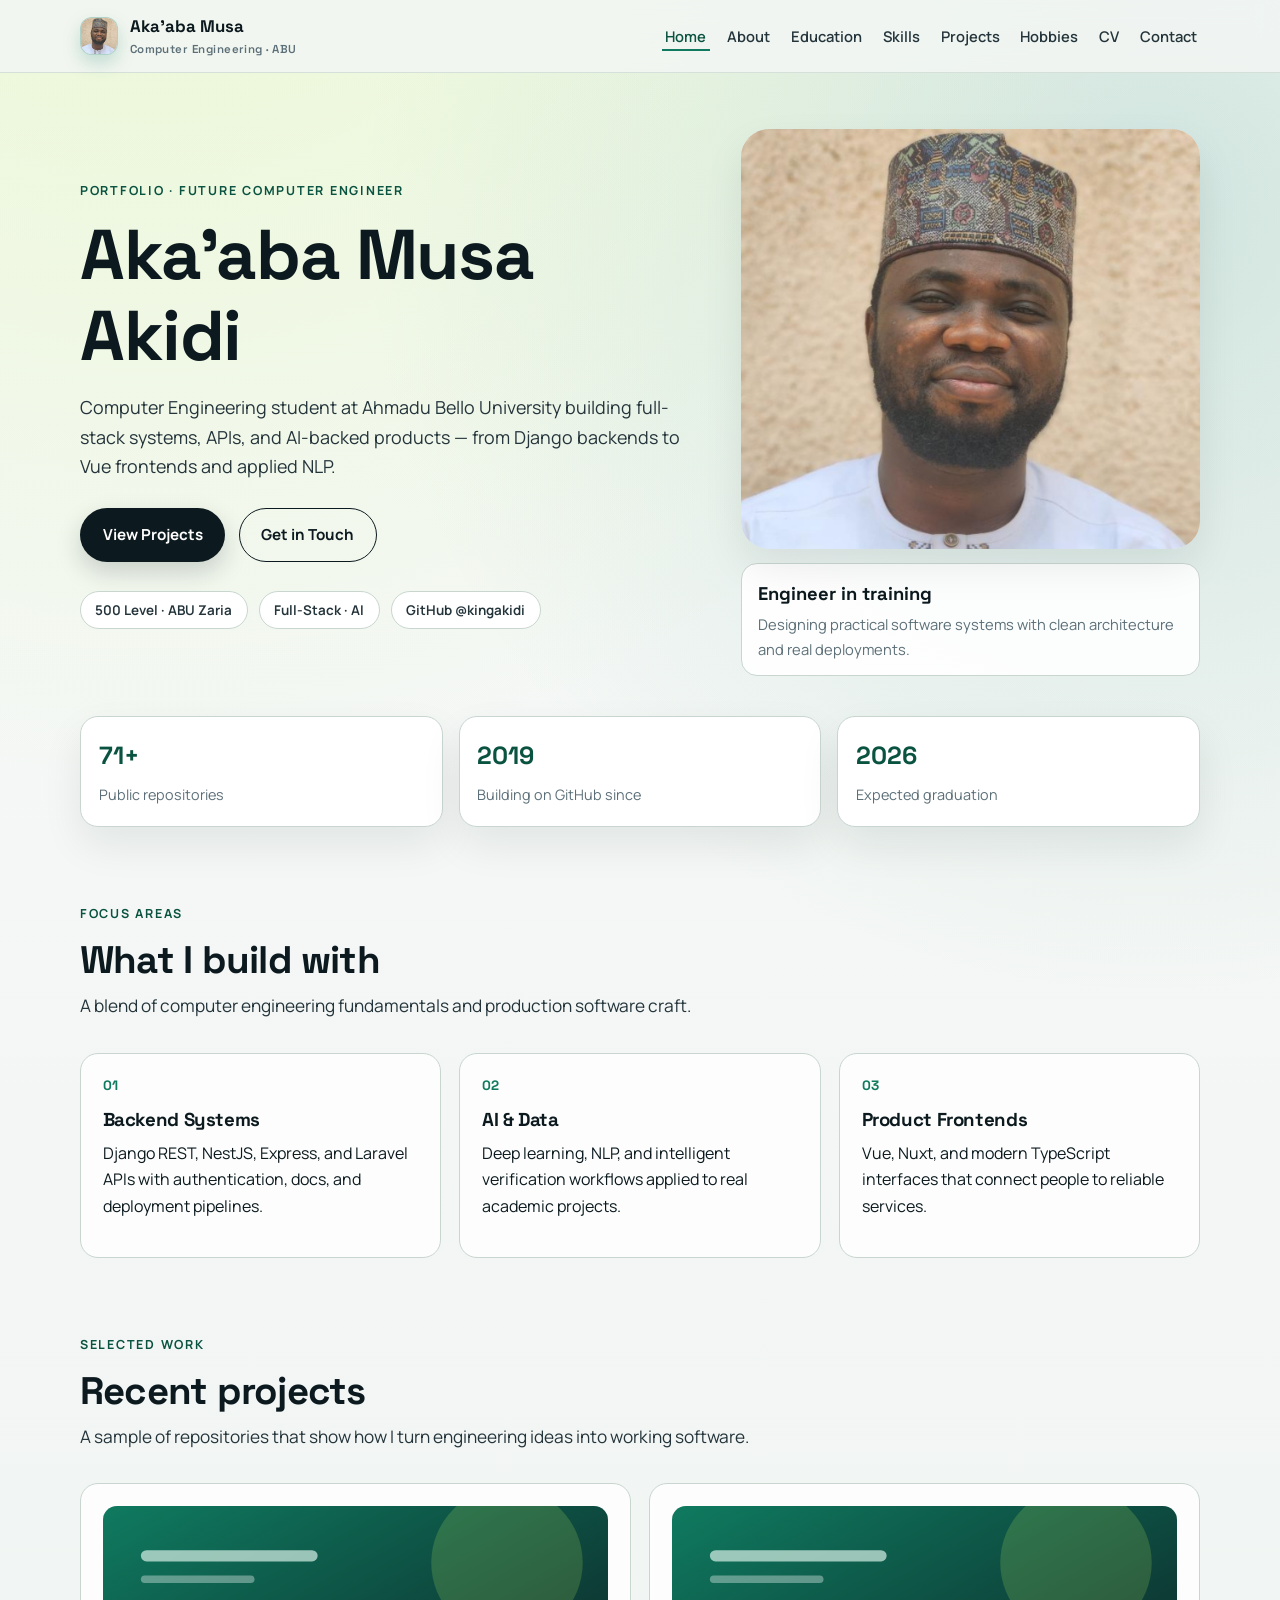
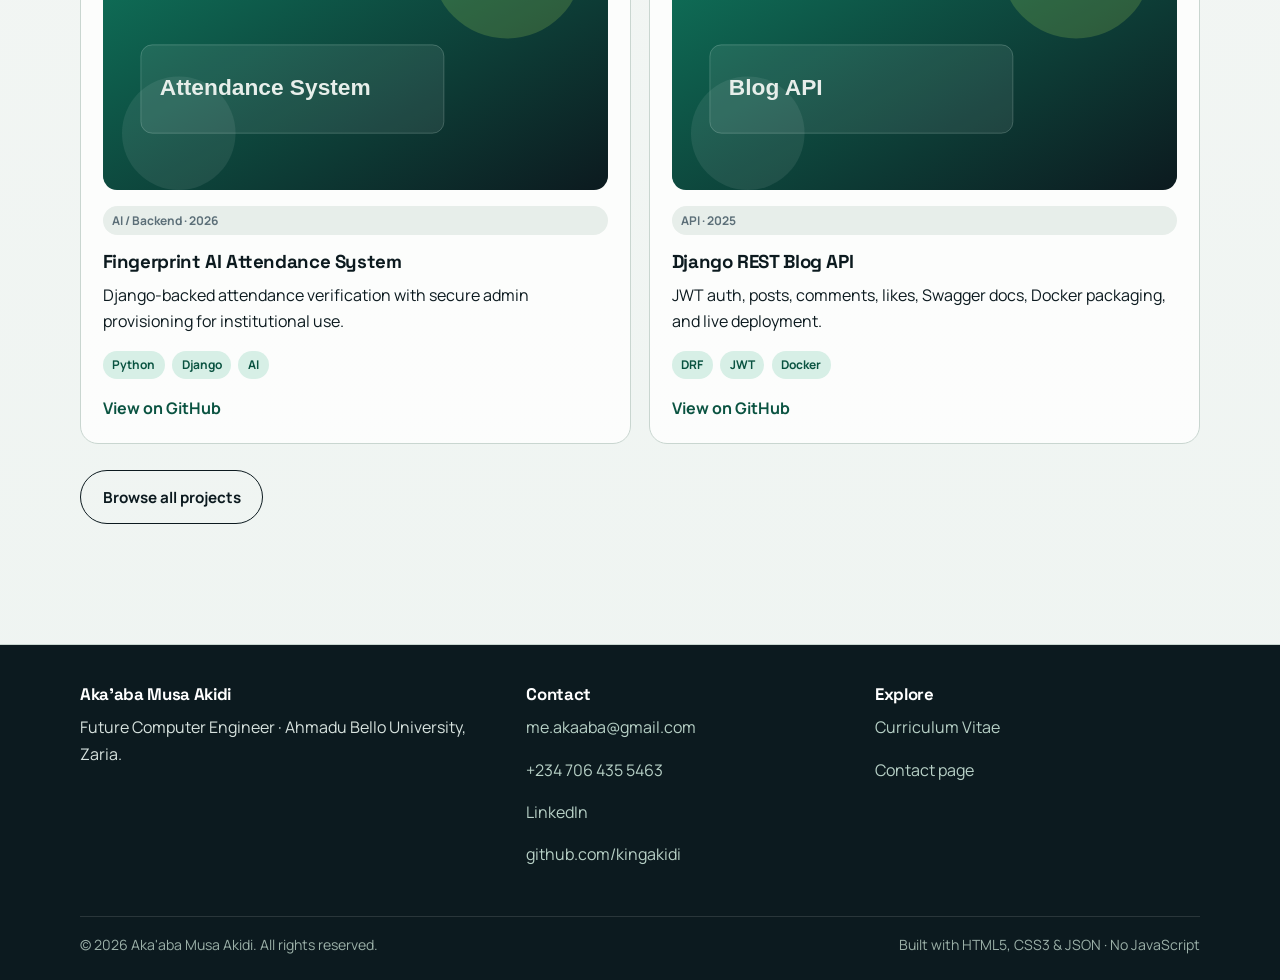
<file: index.html>
<!DOCTYPE html>
<html lang="en">
<head>
  <meta charset="UTF-8">
  <meta name="viewport" content="width=device-width, initial-scale=1.0">
  <meta name="description" content="Personal portfolio of Aka'aba Musa Akidi — Computer Engineering student at Ahmadu Bello University, Zaria.">
  <title>Aka'aba Musa Akidi | Future Computer Engineer</title>
  <link rel="preconnect" href="https://fonts.googleapis.com">
  <link rel="preconnect" href="https://fonts.gstatic.com" crossorigin>
  <link href="https://fonts.googleapis.com/css2?family=Manrope:wght@400;500;600;700;800&family=Space+Grotesk:wght@500;600;700&display=swap" rel="stylesheet">
  <link rel="stylesheet" href="assets/css/styles.css">
  <script type="application/ld+json">
  {
    "@context": "https://schema.org",
    "@type": "Person",
    "name": "Aka'aba Musa Akidi",
    "url": "https://github.com/kingakidi",
    "image": "assets/images/profile.jpg",
    "jobTitle": "Computer Engineering Student",
    "alumniOf": {
      "@type": "CollegeOrUniversity",
      "name": "Ahmadu Bello University"
    },
    "email": "me.akaaba@gmail.com",
    "telephone": "+2347064355463",
    "sameAs": [
      "https://www.linkedin.com/in/akaabamusaakidi",
      "https://github.com/kingakidi"
    ],
    "knowsAbout": ["Computer Engineering", "Web Development", "Artificial Intelligence", "Backend Engineering"]
  }
  </script>
</head>
<body>
  <a class="skip-link" href="#main">Skip to content</a>

  <header class="site-header">
    <div class="container nav-bar">
      <a class="brand" href="index.html" aria-label="Aka'aba Musa Akidi home">
        <img class="brand-mark" src="assets/images/profile.jpg" alt="" width="38" height="38">
        <div>
          Aka'aba Musa
          <span>Computer Engineering · ABU</span>
        </div>
      </a>
      <input class="nav-toggle" type="checkbox" id="nav-toggle" aria-label="Toggle navigation">
      <label class="nav-toggle-label" for="nav-toggle"><span></span></label>
      <nav class="site-nav" aria-label="Primary">
        <ul>
          <li><a href="index.html" aria-current="page">Home</a></li>
          <li><a href="about.html">About</a></li>
          <li><a href="education.html">Education</a></li>
          <li><a href="skills.html">Skills</a></li>
          <li><a href="projects.html">Projects</a></li>
          <li><a href="hobbies.html">Hobbies</a></li>
          <li><a href="cv.html">CV</a></li>
          <li><a href="contact.html">Contact</a></li>
        </ul>
      </nav>
    </div>
  </header>

  <main id="main">
    <section class="hero">
      <div class="container hero-grid">
        <div class="hero-copy">
          <p class="eyebrow">Portfolio · Future Computer Engineer</p>
          <h1>Aka'aba Musa Akidi</h1>
          <p class="lede">
            Computer Engineering student at Ahmadu Bello University building full-stack systems,
            APIs, and AI-backed products — from Django backends to Vue frontends and applied NLP.
          </p>
          <div class="btn-row">
            <a class="btn btn-primary" href="projects.html">View Projects</a>
            <a class="btn btn-secondary" href="contact.html">Get in Touch</a>
          </div>
          <div class="hero-meta">
            <span class="meta-chip">500 Level · ABU Zaria</span>
            <span class="meta-chip">Full-Stack · AI</span>
            <span class="meta-chip">GitHub @kingakidi</span>
          </div>
        </div>
        <aside class="hero-visual" aria-label="Profile highlight">
          <div class="hero-photo-wrap">
            <img class="hero-photo" src="assets/images/profile.jpg" alt="Portrait of Aka'aba Musa Akidi">
          </div>
          <div class="hero-panel">
            <strong>Engineer in training</strong>
            <p>Designing practical software systems with clean architecture and real deployments.</p>
          </div>
        </aside>
      </div>
    </section>

    <section class="container">
      <div class="stat-strip" aria-label="Quick stats">
        <article class="stat">
          <b>71+</b>
          <span>Public repositories</span>
        </article>
        <article class="stat">
          <b>2019</b>
          <span>Building on GitHub since</span>
        </article>
        <article class="stat">
          <b>2026</b>
          <span>Expected graduation</span>
        </article>
      </div>
    </section>

    <section class="section">
      <div class="container">
        <div class="section-head">
          <p class="eyebrow">Focus areas</p>
          <h2>What I build with</h2>
          <p class="lede">A blend of computer engineering fundamentals and production software craft.</p>
        </div>
        <div class="feature-grid">
          <article class="feature-card">
            <p class="feature-index">01</p>
            <h3>Backend Systems</h3>
            <p>Django REST, NestJS, Express, and Laravel APIs with authentication, docs, and deployment pipelines.</p>
          </article>
          <article class="feature-card">
            <p class="feature-index">02</p>
            <h3>AI &amp; Data</h3>
            <p>Deep learning, NLP, and intelligent verification workflows applied to real academic projects.</p>
          </article>
          <article class="feature-card">
            <p class="feature-index">03</p>
            <h3>Product Frontends</h3>
            <p>Vue, Nuxt, and modern TypeScript interfaces that connect people to reliable services.</p>
          </article>
        </div>
      </div>
    </section>

    <section class="section" style="padding-top: 0;">
      <div class="container">
        <div class="section-head">
          <p class="eyebrow">Selected work</p>
          <h2>Recent projects</h2>
          <p class="lede">A sample of repositories that show how I turn engineering ideas into working software.</p>
        </div>
        <div class="project-grid">
          <article class="project-card">
            <figure>
              <img src="assets/images/project-attendance.svg" alt="">
            </figure>
            <p class="tag-muted tag">AI / Backend · 2026</p>
            <h3>Fingerprint AI Attendance System</h3>
            <p>Django-backed attendance verification with secure admin provisioning for institutional use.</p>
            <p class="project-meta">
              <span class="tag">Python</span>
              <span class="tag">Django</span>
              <span class="tag">AI</span>
            </p>
            <a class="project-link" href="https://github.com/kingakidi/500-ai-project-backend" rel="noopener">View on GitHub</a>
          </article>
          <article class="project-card">
            <figure>
              <img src="assets/images/project-blog.svg" alt="">
            </figure>
            <p class="tag-muted tag">API · 2025</p>
            <h3>Django REST Blog API</h3>
            <p>JWT auth, posts, comments, likes, Swagger docs, Docker packaging, and live deployment.</p>
            <p class="project-meta">
              <span class="tag">DRF</span>
              <span class="tag">JWT</span>
              <span class="tag">Docker</span>
            </p>
            <a class="project-link" href="https://github.com/kingakidi/django-rest-blog-api" rel="noopener">View on GitHub</a>
          </article>
        </div>
        <div class="btn-row">
          <a class="btn btn-secondary" href="projects.html">Browse all projects</a>
        </div>
      </div>
    </section>
  </main>

  <footer class="site-footer">
    <div class="container footer-grid">
      <div>
        <h3>Aka'aba Musa Akidi</h3>
        <p>Future Computer Engineer · Ahmadu Bello University, Zaria.</p>
      </div>
      <div>
        <h3>Contact</h3>
        <p><a href="mailto:me.akaaba@gmail.com">me.akaaba@gmail.com</a></p>
        <p><a href="tel:+2347064355463">+234 706 435 5463</a></p>
        <p><a href="https://www.linkedin.com/in/akaabamusaakidi" rel="noopener">LinkedIn</a></p>
        <p><a href="https://github.com/kingakidi" rel="noopener">github.com/kingakidi</a></p>
      </div>
      <div>
        <h3>Explore</h3>
        <p><a href="cv.html">Curriculum Vitae</a></p>
        <p><a href="contact.html">Contact page</a></p>
      </div>
    </div>
    <div class="container footer-bottom">
      <span>&copy; 2026 Aka'aba Musa Akidi. All rights reserved.</span>
      <span>Built with HTML5, CSS3 &amp; JSON · No JavaScript</span>
    </div>
  </footer>
</body>
</html>
</file>
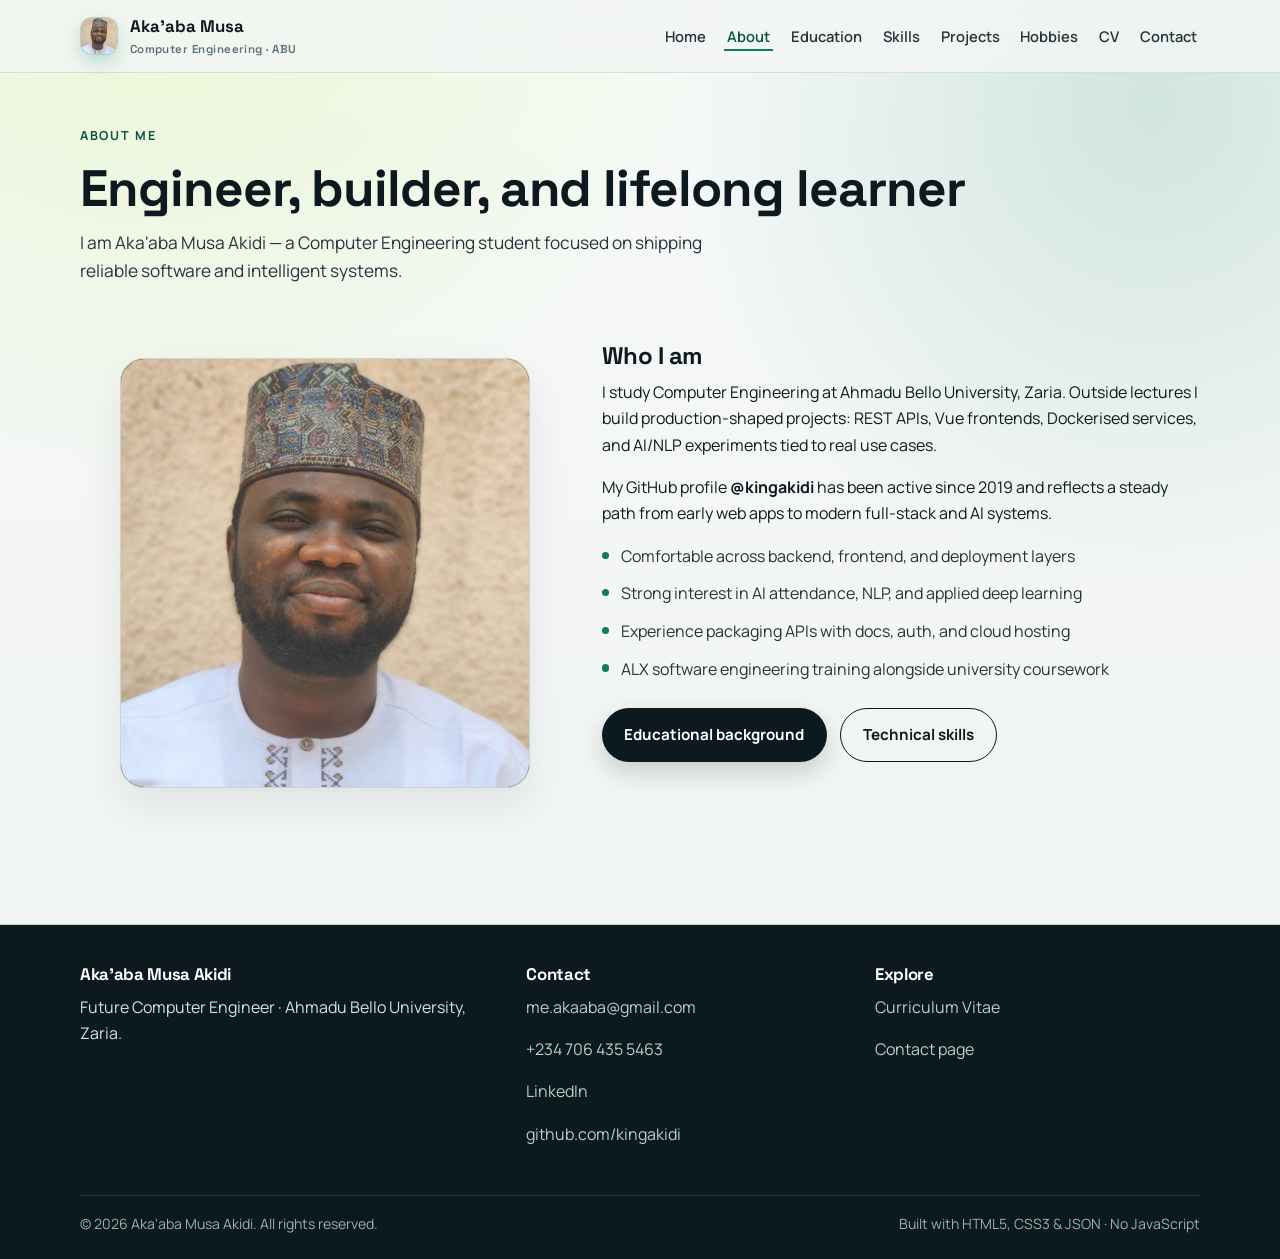
<file: about.html>
<!DOCTYPE html>
<html lang="en">
<head>
  <meta charset="UTF-8">
  <meta name="viewport" content="width=device-width, initial-scale=1.0">
  <meta name="description" content="About Aka'aba Musa Akidi — Computer Engineering student and full-stack builder.">
  <title>About Me | Aka'aba Musa Akidi</title>
  <link rel="preconnect" href="https://fonts.googleapis.com">
  <link rel="preconnect" href="https://fonts.gstatic.com" crossorigin>
  <link href="https://fonts.googleapis.com/css2?family=Manrope:wght@400;500;600;700;800&family=Space+Grotesk:wght@500;600;700&display=swap" rel="stylesheet">
  <link rel="stylesheet" href="assets/css/styles.css">
  <script type="application/ld+json">
  {
    "@context": "https://schema.org",
    "@type": "AboutPage",
    "name": "About Aka'aba Musa Akidi",
    "about": {
      "@type": "Person",
      "name": "Aka'aba Musa Akidi",
      "sameAs": [
        "https://www.linkedin.com/in/akaabamusaakidi",
        "https://github.com/kingakidi"
      ]
    }
  }
  </script>
</head>
<body>
  <a class="skip-link" href="#main">Skip to content</a>
  <header class="site-header">
    <div class="container nav-bar">
      <a class="brand" href="index.html">
        <img class="brand-mark" src="assets/images/profile.jpg" alt="" width="38" height="38">
        <div>Aka'aba Musa<span>Computer Engineering · ABU</span></div>
      </a>
      <input class="nav-toggle" type="checkbox" id="nav-toggle" aria-label="Toggle navigation">
      <label class="nav-toggle-label" for="nav-toggle"><span></span></label>
      <nav class="site-nav" aria-label="Primary">
        <ul>
          <li><a href="index.html">Home</a></li>
          <li><a href="about.html" aria-current="page">About</a></li>
          <li><a href="education.html">Education</a></li>
          <li><a href="skills.html">Skills</a></li>
          <li><a href="projects.html">Projects</a></li>
          <li><a href="hobbies.html">Hobbies</a></li>
          <li><a href="cv.html">CV</a></li>
          <li><a href="contact.html">Contact</a></li>
        </ul>
      </nav>
    </div>
  </header>

  <main id="main">
    <section class="page-hero">
      <div class="container">
        <p class="eyebrow">About Me</p>
        <h1>Engineer, builder, and lifelong learner</h1>
        <p class="lede">I am Aka'aba Musa Akidi — a Computer Engineering student focused on shipping reliable software and intelligent systems.</p>
      </div>
    </section>

    <section class="section" style="padding-top: 1rem;">
      <div class="container about-layout">
        <figure class="portrait">
          <img src="assets/images/profile.jpg" alt="Aka'aba Musa Akidi">
        </figure>
        <article>
          <h2>Who I am</h2>
          <p>
            I study Computer Engineering at Ahmadu Bello University, Zaria. Outside lectures I build production-shaped
            projects: REST APIs, Vue frontends, Dockerised services, and AI/NLP experiments tied to real use cases.
          </p>
          <p>
            My GitHub profile <a href="https://github.com/kingakidi" rel="noopener"><strong>@kingakidi</strong></a>
            has been active since 2019 and reflects a steady path from early web apps to modern full-stack and AI systems.
          </p>
          <ul class="about-points">
            <li>Comfortable across backend, frontend, and deployment layers</li>
            <li>Strong interest in AI attendance, NLP, and applied deep learning</li>
            <li>Experience packaging APIs with docs, auth, and cloud hosting</li>
            <li>ALX software engineering training alongside university coursework</li>
          </ul>
          <div class="btn-row">
            <a class="btn btn-primary" href="education.html">Educational background</a>
            <a class="btn btn-secondary" href="skills.html">Technical skills</a>
          </div>
        </article>
      </div>
    </section>
  </main>

  <footer class="site-footer">
    <div class="container footer-grid">
      <div>
        <h3>Aka'aba Musa Akidi</h3>
        <p>Future Computer Engineer · Ahmadu Bello University, Zaria.</p>
      </div>
      <div>
        <h3>Contact</h3>
        <p><a href="mailto:me.akaaba@gmail.com">me.akaaba@gmail.com</a></p>
        <p><a href="tel:+2347064355463">+234 706 435 5463</a></p>
        <p><a href="https://www.linkedin.com/in/akaabamusaakidi" rel="noopener">LinkedIn</a></p>
        <p><a href="https://github.com/kingakidi" rel="noopener">github.com/kingakidi</a></p>
      </div>
      <div>
        <h3>Explore</h3>
        <p><a href="cv.html">Curriculum Vitae</a></p>
        <p><a href="contact.html">Contact page</a></p>
      </div>
    </div>
    <div class="container footer-bottom">
      <span>&copy; 2026 Aka'aba Musa Akidi. All rights reserved.</span>
      <span>Built with HTML5, CSS3 &amp; JSON · No JavaScript</span>
    </div>
  </footer>
</body>
</html>
</file>
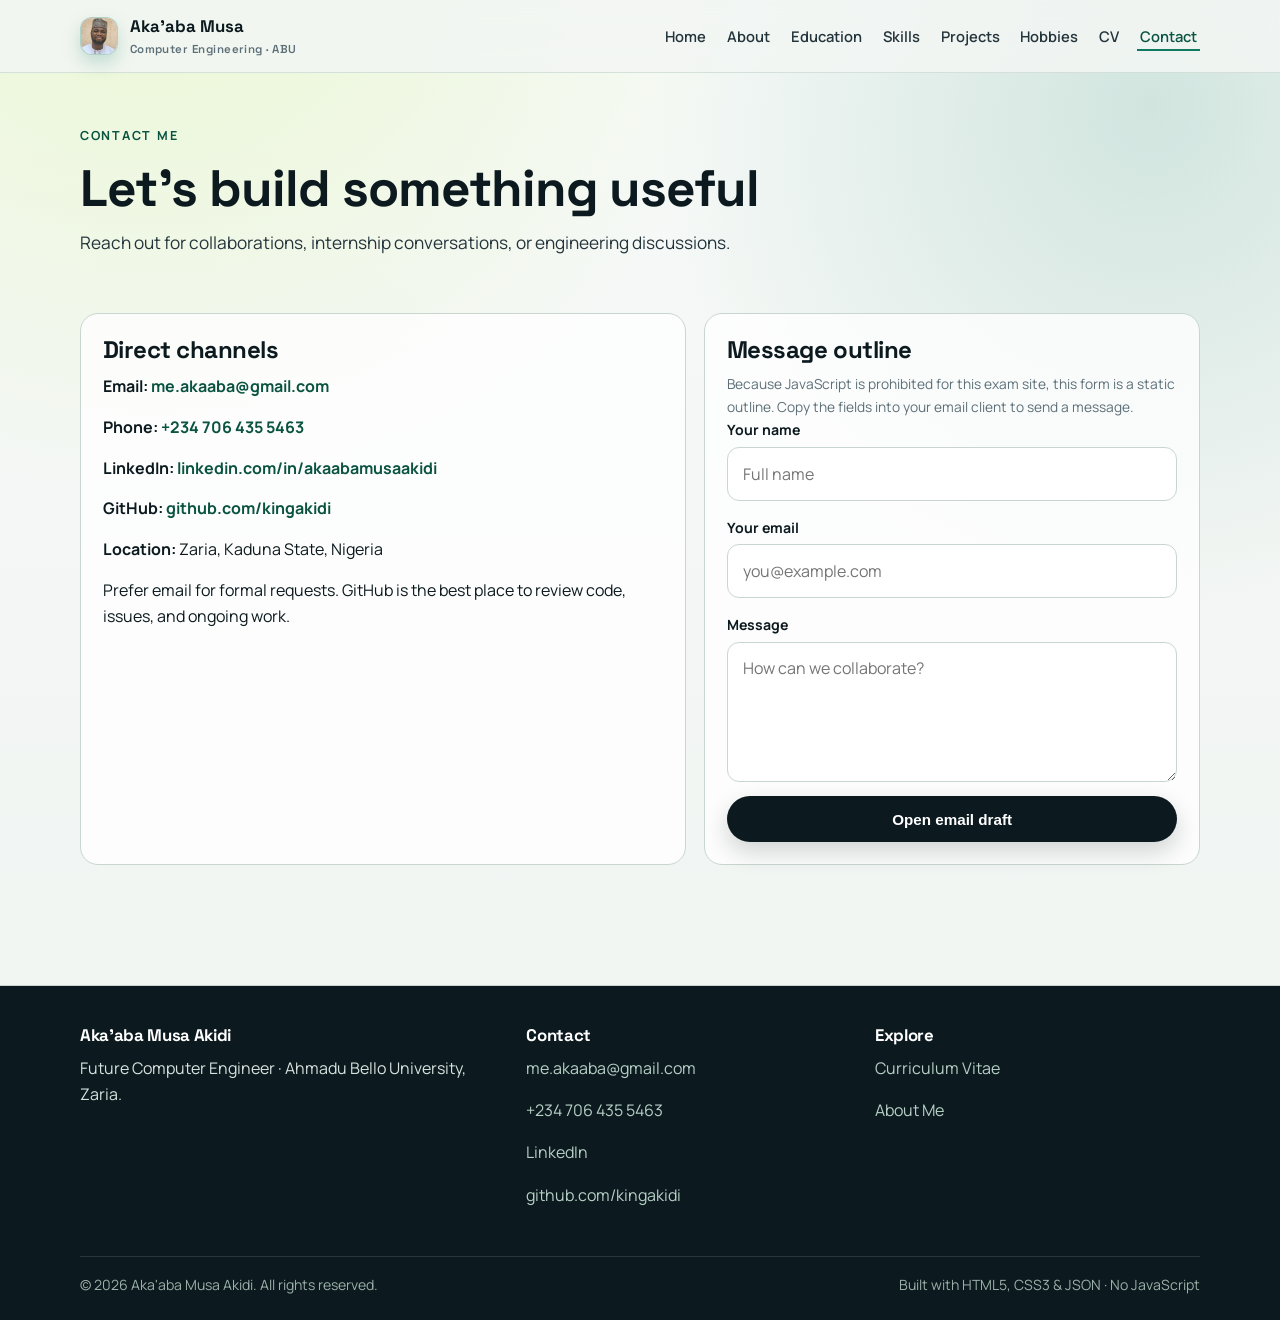
<file: contact.html>
<!DOCTYPE html>
<html lang="en">
<head>
  <meta charset="UTF-8">
  <meta name="viewport" content="width=device-width, initial-scale=1.0">
  <meta name="description" content="Contact Aka'aba Musa Akidi.">
  <title>Contact Me | Aka'aba Musa Akidi</title>
  <link rel="preconnect" href="https://fonts.googleapis.com">
  <link rel="preconnect" href="https://fonts.gstatic.com" crossorigin>
  <link href="https://fonts.googleapis.com/css2?family=Manrope:wght@400;500;600;700;800&family=Space+Grotesk:wght@500;600;700&display=swap" rel="stylesheet">
  <link rel="stylesheet" href="assets/css/styles.css">
  <script type="application/ld+json">
  {
    "@context": "https://schema.org",
    "@type": "ContactPage",
    "name": "Contact Aka'aba Musa Akidi",
    "mainEntity": {
      "@type": "Person",
      "name": "Aka'aba Musa Akidi",
      "email": "me.akaaba@gmail.com",
      "telephone": "+2347064355463",
      "url": "https://github.com/kingakidi",
      "sameAs": [
        "https://www.linkedin.com/in/akaabamusaakidi",
        "https://github.com/kingakidi"
      ]
    }
  }
  </script>
</head>
<body>
  <a class="skip-link" href="#main">Skip to content</a>
  <header class="site-header">
    <div class="container nav-bar">
      <a class="brand" href="index.html">
        <img class="brand-mark" src="assets/images/profile.jpg" alt="" width="38" height="38">
        <div>Aka'aba Musa<span>Computer Engineering · ABU</span></div>
      </a>
      <input class="nav-toggle" type="checkbox" id="nav-toggle" aria-label="Toggle navigation">
      <label class="nav-toggle-label" for="nav-toggle"><span></span></label>
      <nav class="site-nav" aria-label="Primary">
        <ul>
          <li><a href="index.html">Home</a></li>
          <li><a href="about.html">About</a></li>
          <li><a href="education.html">Education</a></li>
          <li><a href="skills.html">Skills</a></li>
          <li><a href="projects.html">Projects</a></li>
          <li><a href="hobbies.html">Hobbies</a></li>
          <li><a href="cv.html">CV</a></li>
          <li><a href="contact.html" aria-current="page">Contact</a></li>
        </ul>
      </nav>
    </div>
  </header>

  <main id="main">
    <section class="page-hero">
      <div class="container">
        <p class="eyebrow">Contact Me</p>
        <h1>Let’s build something useful</h1>
        <p class="lede">Reach out for collaborations, internship conversations, or engineering discussions.</p>
      </div>
    </section>

    <section class="section" style="padding-top: 1rem;">
      <div class="container contact-grid">
        <article class="info-card">
          <h2>Direct channels</h2>
          <ul class="contact-list">
            <li><strong>Email:</strong> <a href="mailto:me.akaaba@gmail.com">me.akaaba@gmail.com</a></li>
            <li><strong>Phone:</strong> <a href="tel:+2347064355463">+234 706 435 5463</a></li>
            <li><strong>LinkedIn:</strong> <a href="https://www.linkedin.com/in/akaabamusaakidi" rel="noopener">linkedin.com/in/akaabamusaakidi</a></li>
            <li><strong>GitHub:</strong> <a href="https://github.com/kingakidi" rel="noopener">github.com/kingakidi</a></li>
            <li><strong>Location:</strong> Zaria, Kaduna State, Nigeria</li>
          </ul>
          <p>
            Prefer email for formal requests. GitHub is the best place to review code, issues, and ongoing work.
          </p>
        </article>

        <article class="info-card">
          <h2>Message outline</h2>
          <p class="form-note">
            Because JavaScript is prohibited for this exam site, this form is a static outline.
            Copy the fields into your email client to send a message.
          </p>
          <form class="form-like" action="mailto:me.akaaba@gmail.com" method="get" enctype="text/plain">
            <div class="field">
              <label for="name">Your name</label>
              <input id="name" name="subject" type="text" placeholder="Full name">
            </div>
            <div class="field">
              <label for="email">Your email</label>
              <input id="email" name="email" type="email" placeholder="you@example.com">
            </div>
            <div class="field">
              <label for="message">Message</label>
              <textarea id="message" name="body" placeholder="How can we collaborate?"></textarea>
            </div>
            <button class="btn btn-primary" type="submit">Open email draft</button>
          </form>
        </article>
      </div>
    </section>
  </main>

  <footer class="site-footer">
    <div class="container footer-grid">
      <div>
        <h3>Aka'aba Musa Akidi</h3>
        <p>Future Computer Engineer · Ahmadu Bello University, Zaria.</p>
      </div>
      <div>
        <h3>Contact</h3>
        <p><a href="mailto:me.akaaba@gmail.com">me.akaaba@gmail.com</a></p>
        <p><a href="tel:+2347064355463">+234 706 435 5463</a></p>
        <p><a href="https://www.linkedin.com/in/akaabamusaakidi" rel="noopener">LinkedIn</a></p>
        <p><a href="https://github.com/kingakidi" rel="noopener">github.com/kingakidi</a></p>
      </div>
      <div>
        <h3>Explore</h3>
        <p><a href="cv.html">Curriculum Vitae</a></p>
        <p><a href="about.html">About Me</a></p>
      </div>
    </div>
    <div class="container footer-bottom">
      <span>&copy; 2026 Aka'aba Musa Akidi. All rights reserved.</span>
      <span>Built with HTML5, CSS3 &amp; JSON · No JavaScript</span>
    </div>
  </footer>
</body>
</html>
</file>
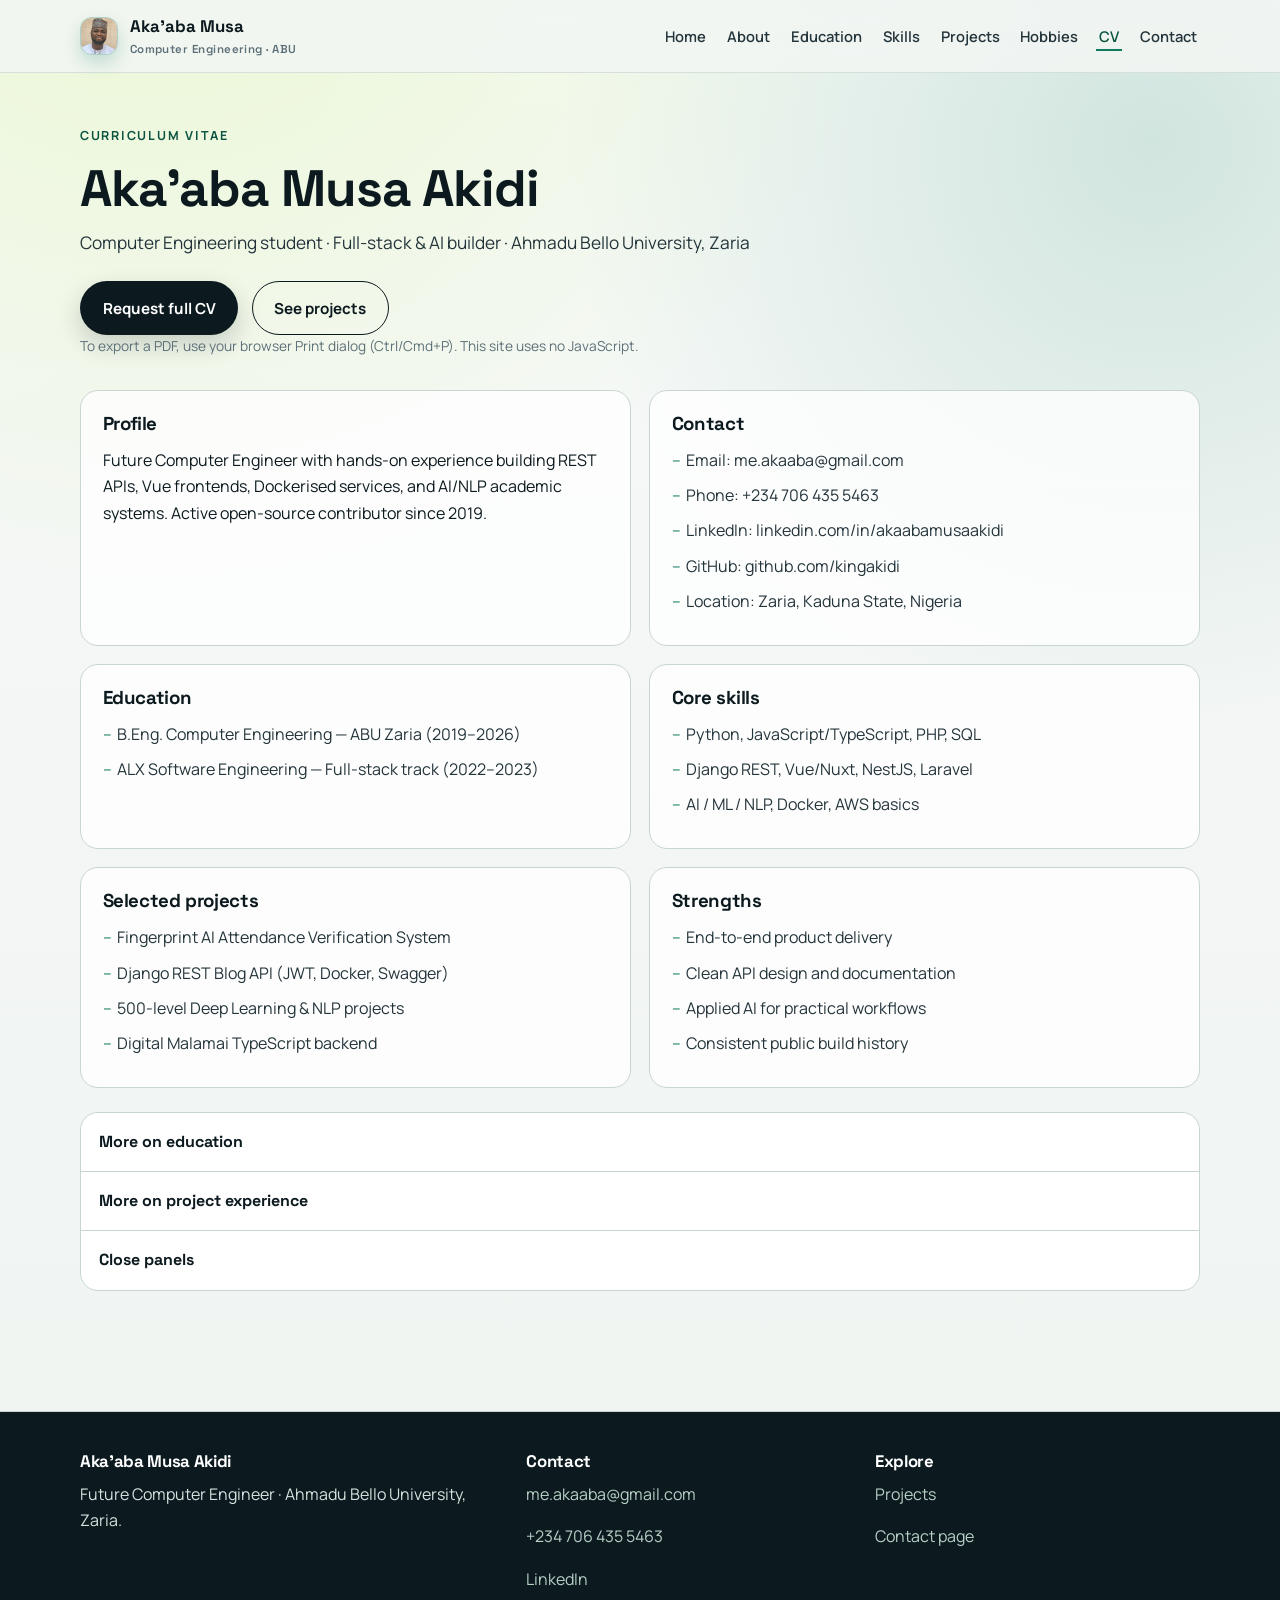
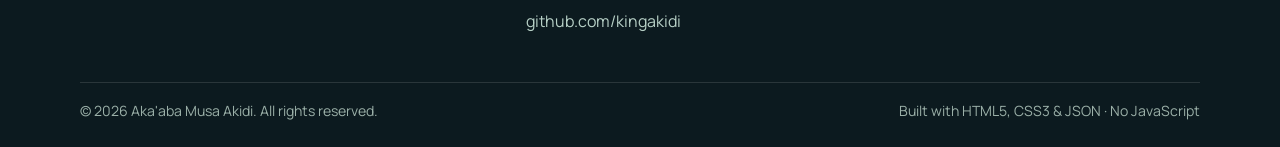
<file: cv.html>
<!DOCTYPE html>
<html lang="en">
<head>
  <meta charset="UTF-8">
  <meta name="viewport" content="width=device-width, initial-scale=1.0">
  <meta name="description" content="Curriculum Vitae of Aka'aba Musa Akidi.">
  <title>Curriculum Vitae | Aka'aba Musa Akidi</title>
  <link rel="preconnect" href="https://fonts.googleapis.com">
  <link rel="preconnect" href="https://fonts.gstatic.com" crossorigin>
  <link href="https://fonts.googleapis.com/css2?family=Manrope:wght@400;500;600;700;800&family=Space+Grotesk:wght@500;600;700&display=swap" rel="stylesheet">
  <link rel="stylesheet" href="assets/css/styles.css">
  <script type="application/ld+json">
  {
    "@context": "https://schema.org",
    "@type": "ProfilePage",
    "mainEntity": {
      "@type": "Person",
      "name": "Aka'aba Musa Akidi",
      "jobTitle": "Computer Engineering Student",
      "url": "https://github.com/kingakidi"
    }
  }
  </script>
</head>
<body>
  <a class="skip-link" href="#main">Skip to content</a>
  <header class="site-header">
    <div class="container nav-bar">
      <a class="brand" href="index.html">
        <img class="brand-mark" src="assets/images/profile.jpg" alt="" width="38" height="38">
        <div>Aka'aba Musa<span>Computer Engineering · ABU</span></div>
      </a>
      <input class="nav-toggle" type="checkbox" id="nav-toggle" aria-label="Toggle navigation">
      <label class="nav-toggle-label" for="nav-toggle"><span></span></label>
      <nav class="site-nav" aria-label="Primary">
        <ul>
          <li><a href="index.html">Home</a></li>
          <li><a href="about.html">About</a></li>
          <li><a href="education.html">Education</a></li>
          <li><a href="skills.html">Skills</a></li>
          <li><a href="projects.html">Projects</a></li>
          <li><a href="hobbies.html">Hobbies</a></li>
          <li><a href="cv.html" aria-current="page">CV</a></li>
          <li><a href="contact.html">Contact</a></li>
        </ul>
      </nav>
    </div>
  </header>

  <main id="main">
    <section class="page-hero">
      <div class="container">
        <p class="eyebrow">Curriculum Vitae</p>
        <h1>Aka'aba Musa Akidi</h1>
        <p class="lede">Computer Engineering student · Full-stack &amp; AI builder · Ahmadu Bello University, Zaria</p>
        <div class="btn-row print-actions">
          <a class="btn btn-primary" href="contact.html">Request full CV</a>
          <a class="btn btn-secondary" href="projects.html">See projects</a>
        </div>
        <p class="form-note">To export a PDF, use your browser Print dialog (Ctrl/Cmd+P). This site uses no JavaScript.</p>
      </div>
    </section>

    <section class="section" style="padding-top: 0.5rem;">
      <div class="container cv-grid">
        <article class="cv-block">
          <h3>Profile</h3>
          <p>
            Future Computer Engineer with hands-on experience building REST APIs, Vue frontends,
            Dockerised services, and AI/NLP academic systems. Active open-source contributor since 2019.
          </p>
        </article>
        <article class="cv-block">
          <h3>Contact</h3>
          <ul>
            <li>Email: me.akaaba@gmail.com</li>
            <li>Phone: +234 706 435 5463</li>
            <li>LinkedIn: linkedin.com/in/akaabamusaakidi</li>
            <li>GitHub: github.com/kingakidi</li>
            <li>Location: Zaria, Kaduna State, Nigeria</li>
          </ul>
        </article>
        <article class="cv-block">
          <h3>Education</h3>
          <ul>
            <li>B.Eng. Computer Engineering — ABU Zaria (2019–2026)</li>
            <li>ALX Software Engineering — Full-stack track (2022–2023)</li>
          </ul>
        </article>
        <article class="cv-block">
          <h3>Core skills</h3>
          <ul>
            <li>Python, JavaScript/TypeScript, PHP, SQL</li>
            <li>Django REST, Vue/Nuxt, NestJS, Laravel</li>
            <li>AI / ML / NLP, Docker, AWS basics</li>
          </ul>
        </article>
        <article class="cv-block">
          <h3>Selected projects</h3>
          <ul>
            <li>Fingerprint AI Attendance Verification System</li>
            <li>Django REST Blog API (JWT, Docker, Swagger)</li>
            <li>500-level Deep Learning &amp; NLP projects</li>
            <li>Digital Malamai TypeScript backend</li>
          </ul>
        </article>
        <article class="cv-block">
          <h3>Strengths</h3>
          <ul>
            <li>End-to-end product delivery</li>
            <li>Clean API design and documentation</li>
            <li>Applied AI for practical workflows</li>
            <li>Consistent public build history</li>
          </ul>
        </article>
      </div>

      <div class="container" style="margin-top: 1.5rem;">
        <div class="accordion" aria-label="CV details">
          <div class="accordion-item" id="cv-more-edu">
            <a href="#cv-more-edu">More on education</a>
            <div class="accordion-panel">
              Coursework spans digital systems, software engineering, networks, and applied AI at 500 level, reinforced by ALX systems and web practice.
            </div>
          </div>
          <div class="accordion-item" id="cv-more-work">
            <a href="#cv-more-work">More on project experience</a>
            <div class="accordion-panel">
              Recent work includes production-shaped APIs with authentication, OpenAPI docs, containerisation, and Vue clients consuming those services.
            </div>
          </div>
          <div class="accordion-item" id="cv-close">
            <a href="#cv-close">Close panels</a>
            <div class="accordion-panel">Panels collapse when this target is selected — pure CSS <code>:target</code> interactivity.</div>
          </div>
        </div>
      </div>
    </section>
  </main>

  <footer class="site-footer">
    <div class="container footer-grid">
      <div>
        <h3>Aka'aba Musa Akidi</h3>
        <p>Future Computer Engineer · Ahmadu Bello University, Zaria.</p>
      </div>
      <div>
        <h3>Contact</h3>
        <p><a href="mailto:me.akaaba@gmail.com">me.akaaba@gmail.com</a></p>
        <p><a href="tel:+2347064355463">+234 706 435 5463</a></p>
        <p><a href="https://www.linkedin.com/in/akaabamusaakidi" rel="noopener">LinkedIn</a></p>
        <p><a href="https://github.com/kingakidi" rel="noopener">github.com/kingakidi</a></p>
      </div>
      <div>
        <h3>Explore</h3>
        <p><a href="projects.html">Projects</a></p>
        <p><a href="contact.html">Contact page</a></p>
      </div>
    </div>
    <div class="container footer-bottom">
      <span>&copy; 2026 Aka'aba Musa Akidi. All rights reserved.</span>
      <span>Built with HTML5, CSS3 &amp; JSON · No JavaScript</span>
    </div>
  </footer>
</body>
</html>
</file>
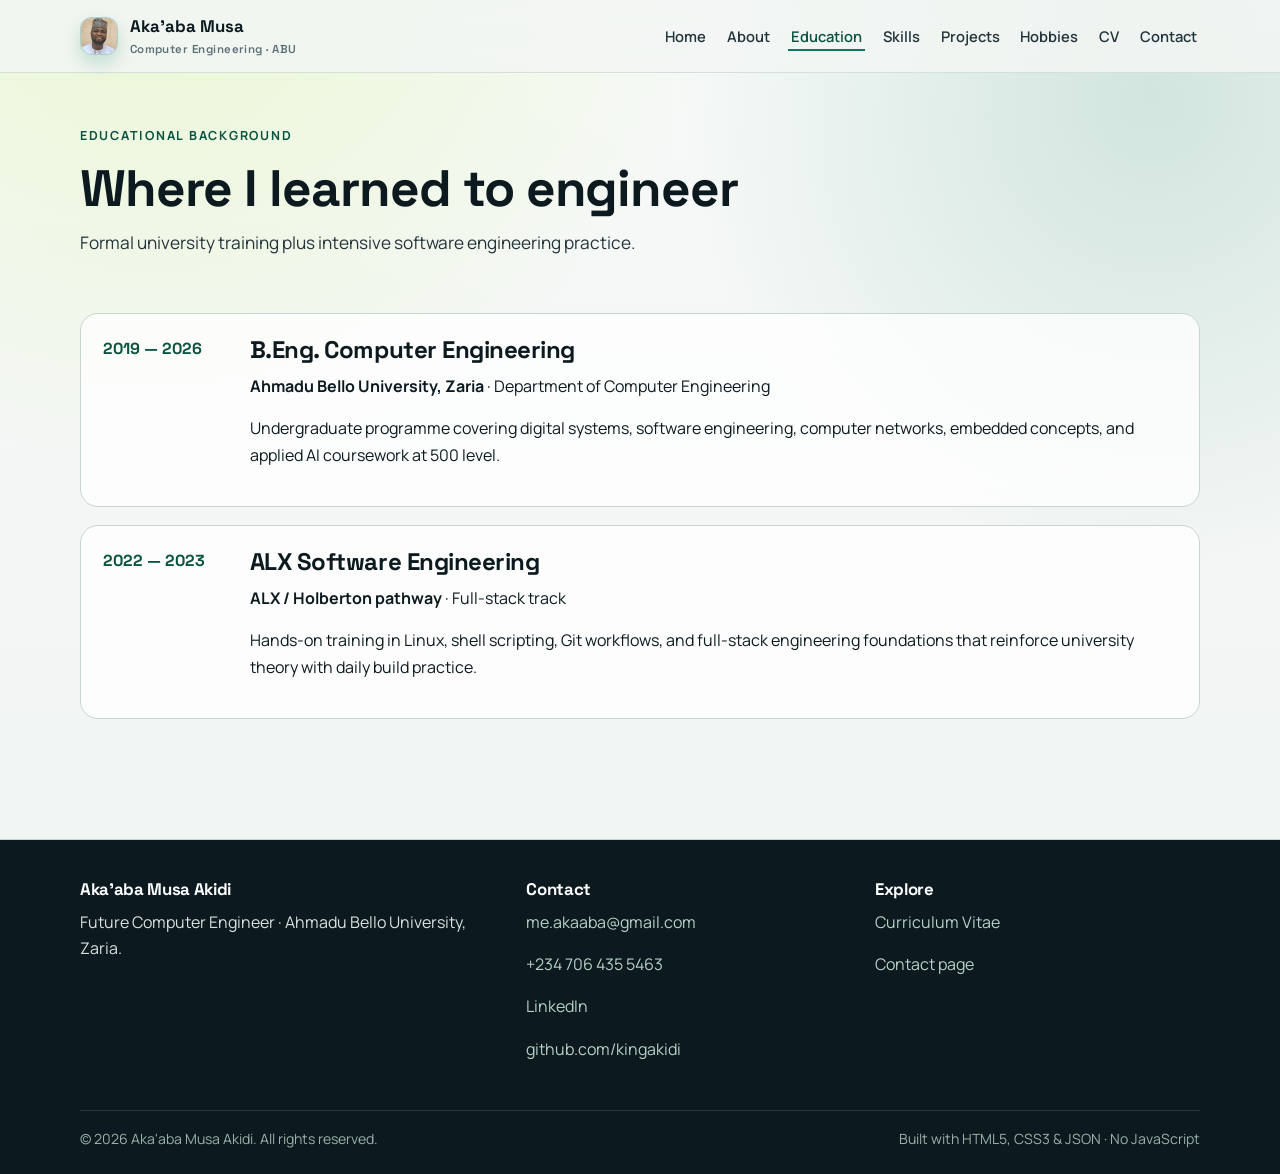
<file: education.html>
<!DOCTYPE html>
<html lang="en">
<head>
  <meta charset="UTF-8">
  <meta name="viewport" content="width=device-width, initial-scale=1.0">
  <meta name="description" content="Educational background of Aka'aba Musa Akidi.">
  <title>Educational Background | Aka'aba Musa Akidi</title>
  <link rel="preconnect" href="https://fonts.googleapis.com">
  <link rel="preconnect" href="https://fonts.gstatic.com" crossorigin>
  <link href="https://fonts.googleapis.com/css2?family=Manrope:wght@400;500;600;700;800&family=Space+Grotesk:wght@500;600;700&display=swap" rel="stylesheet">
  <link rel="stylesheet" href="assets/css/styles.css">
  <script type="application/ld+json">
  {
    "@context": "https://schema.org",
    "@type": "EducationalOccupationalCredential",
    "name": "B.Eng. Computer Engineering",
    "educationalLevel": "Undergraduate",
    "recognizedBy": {
      "@type": "CollegeOrUniversity",
      "name": "Ahmadu Bello University"
    }
  }
  </script>
</head>
<body>
  <a class="skip-link" href="#main">Skip to content</a>
  <header class="site-header">
    <div class="container nav-bar">
      <a class="brand" href="index.html">
        <img class="brand-mark" src="assets/images/profile.jpg" alt="" width="38" height="38">
        <div>Aka'aba Musa<span>Computer Engineering · ABU</span></div>
      </a>
      <input class="nav-toggle" type="checkbox" id="nav-toggle" aria-label="Toggle navigation">
      <label class="nav-toggle-label" for="nav-toggle"><span></span></label>
      <nav class="site-nav" aria-label="Primary">
        <ul>
          <li><a href="index.html">Home</a></li>
          <li><a href="about.html">About</a></li>
          <li><a href="education.html" aria-current="page">Education</a></li>
          <li><a href="skills.html">Skills</a></li>
          <li><a href="projects.html">Projects</a></li>
          <li><a href="hobbies.html">Hobbies</a></li>
          <li><a href="cv.html">CV</a></li>
          <li><a href="contact.html">Contact</a></li>
        </ul>
      </nav>
    </div>
  </header>

  <main id="main">
    <section class="page-hero">
      <div class="container">
        <p class="eyebrow">Educational Background</p>
        <h1>Where I learned to engineer</h1>
        <p class="lede">Formal university training plus intensive software engineering practice.</p>
      </div>
    </section>

    <section class="section" style="padding-top: 1rem;">
      <div class="container edu-list">
        <article class="edu-item">
          <div class="edu-years">2019 — 2026</div>
          <div>
            <h2>B.Eng. Computer Engineering</h2>
            <p><strong>Ahmadu Bello University, Zaria</strong> · Department of Computer Engineering</p>
            <p>
              Undergraduate programme covering digital systems, software engineering, computer networks,
              embedded concepts, and applied AI coursework at 500 level.
            </p>
          </div>
        </article>
        <article class="edu-item">
          <div class="edu-years">2022 — 2023</div>
          <div>
            <h2>ALX Software Engineering</h2>
            <p><strong>ALX / Holberton pathway</strong> · Full-stack track</p>
            <p>
              Hands-on training in Linux, shell scripting, Git workflows, and full-stack engineering foundations
              that reinforce university theory with daily build practice.
            </p>
          </div>
        </article>
      </div>
    </section>
  </main>

  <footer class="site-footer">
    <div class="container footer-grid">
      <div>
        <h3>Aka'aba Musa Akidi</h3>
        <p>Future Computer Engineer · Ahmadu Bello University, Zaria.</p>
      </div>
      <div>
        <h3>Contact</h3>
        <p><a href="mailto:me.akaaba@gmail.com">me.akaaba@gmail.com</a></p>
        <p><a href="tel:+2347064355463">+234 706 435 5463</a></p>
        <p><a href="https://www.linkedin.com/in/akaabamusaakidi" rel="noopener">LinkedIn</a></p>
        <p><a href="https://github.com/kingakidi" rel="noopener">github.com/kingakidi</a></p>
      </div>
      <div>
        <h3>Explore</h3>
        <p><a href="cv.html">Curriculum Vitae</a></p>
        <p><a href="contact.html">Contact page</a></p>
      </div>
    </div>
    <div class="container footer-bottom">
      <span>&copy; 2026 Aka'aba Musa Akidi. All rights reserved.</span>
      <span>Built with HTML5, CSS3 &amp; JSON · No JavaScript</span>
    </div>
  </footer>
</body>
</html>
</file>
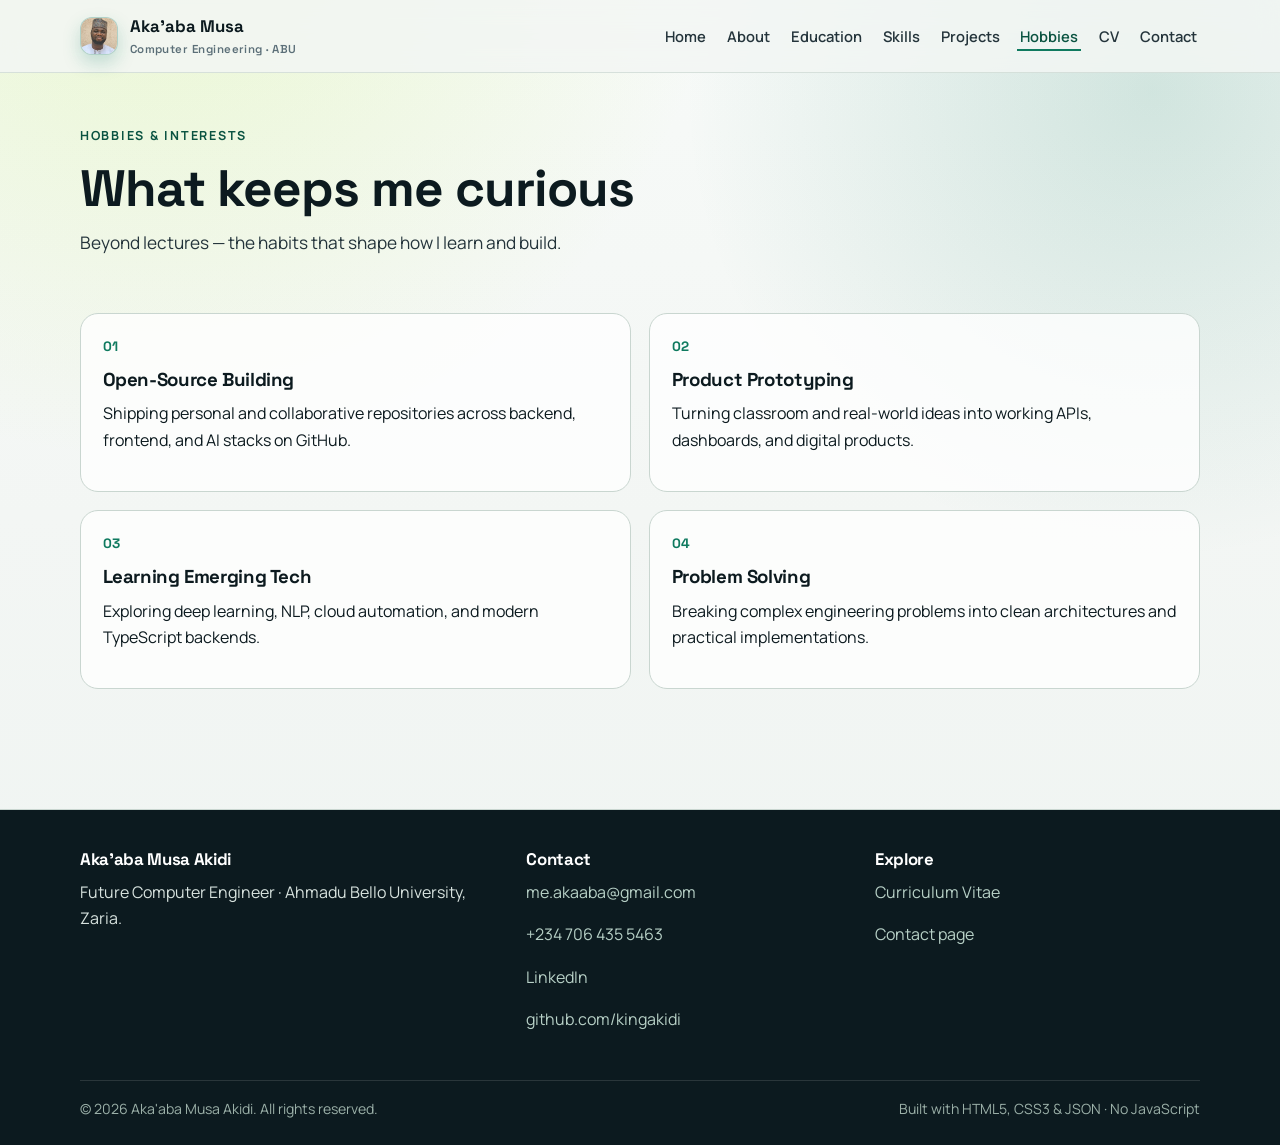
<file: hobbies.html>
<!DOCTYPE html>
<html lang="en">
<head>
  <meta charset="UTF-8">
  <meta name="viewport" content="width=device-width, initial-scale=1.0">
  <meta name="description" content="Hobbies and interests of Aka'aba Musa Akidi.">
  <title>Hobbies &amp; Interests | Aka'aba Musa Akidi</title>
  <link rel="preconnect" href="https://fonts.googleapis.com">
  <link rel="preconnect" href="https://fonts.gstatic.com" crossorigin>
  <link href="https://fonts.googleapis.com/css2?family=Manrope:wght@400;500;600;700;800&family=Space+Grotesk:wght@500;600;700&display=swap" rel="stylesheet">
  <link rel="stylesheet" href="assets/css/styles.css">
  <script type="application/ld+json">
  {
    "@context": "https://schema.org",
    "@type": "WebPage",
    "name": "Hobbies and Interests",
    "author": {"@type": "Person", "name": "Aka'aba Musa Akidi"}
  }
  </script>
</head>
<body>
  <a class="skip-link" href="#main">Skip to content</a>
  <header class="site-header">
    <div class="container nav-bar">
      <a class="brand" href="index.html">
        <img class="brand-mark" src="assets/images/profile.jpg" alt="" width="38" height="38">
        <div>Aka'aba Musa<span>Computer Engineering · ABU</span></div>
      </a>
      <input class="nav-toggle" type="checkbox" id="nav-toggle" aria-label="Toggle navigation">
      <label class="nav-toggle-label" for="nav-toggle"><span></span></label>
      <nav class="site-nav" aria-label="Primary">
        <ul>
          <li><a href="index.html">Home</a></li>
          <li><a href="about.html">About</a></li>
          <li><a href="education.html">Education</a></li>
          <li><a href="skills.html">Skills</a></li>
          <li><a href="projects.html">Projects</a></li>
          <li><a href="hobbies.html" aria-current="page">Hobbies</a></li>
          <li><a href="cv.html">CV</a></li>
          <li><a href="contact.html">Contact</a></li>
        </ul>
      </nav>
    </div>
  </header>

  <main id="main">
    <section class="page-hero">
      <div class="container">
        <p class="eyebrow">Hobbies &amp; Interests</p>
        <h1>What keeps me curious</h1>
        <p class="lede">Beyond lectures — the habits that shape how I learn and build.</p>
      </div>
    </section>

    <section class="section" style="padding-top: 1rem;">
      <div class="container hobby-grid">
        <article class="hobby-card">
          <p class="feature-index">01</p>
          <h3>Open-Source Building</h3>
          <p>Shipping personal and collaborative repositories across backend, frontend, and AI stacks on GitHub.</p>
        </article>
        <article class="hobby-card">
          <p class="feature-index">02</p>
          <h3>Product Prototyping</h3>
          <p>Turning classroom and real-world ideas into working APIs, dashboards, and digital products.</p>
        </article>
        <article class="hobby-card">
          <p class="feature-index">03</p>
          <h3>Learning Emerging Tech</h3>
          <p>Exploring deep learning, NLP, cloud automation, and modern TypeScript backends.</p>
        </article>
        <article class="hobby-card">
          <p class="feature-index">04</p>
          <h3>Problem Solving</h3>
          <p>Breaking complex engineering problems into clean architectures and practical implementations.</p>
        </article>
      </div>
    </section>
  </main>

  <footer class="site-footer">
    <div class="container footer-grid">
      <div>
        <h3>Aka'aba Musa Akidi</h3>
        <p>Future Computer Engineer · Ahmadu Bello University, Zaria.</p>
      </div>
      <div>
        <h3>Contact</h3>
        <p><a href="mailto:me.akaaba@gmail.com">me.akaaba@gmail.com</a></p>
        <p><a href="tel:+2347064355463">+234 706 435 5463</a></p>
        <p><a href="https://www.linkedin.com/in/akaabamusaakidi" rel="noopener">LinkedIn</a></p>
        <p><a href="https://github.com/kingakidi" rel="noopener">github.com/kingakidi</a></p>
      </div>
      <div>
        <h3>Explore</h3>
        <p><a href="cv.html">Curriculum Vitae</a></p>
        <p><a href="contact.html">Contact page</a></p>
      </div>
    </div>
    <div class="container footer-bottom">
      <span>&copy; 2026 Aka'aba Musa Akidi. All rights reserved.</span>
      <span>Built with HTML5, CSS3 &amp; JSON · No JavaScript</span>
    </div>
  </footer>
</body>
</html>
</file>
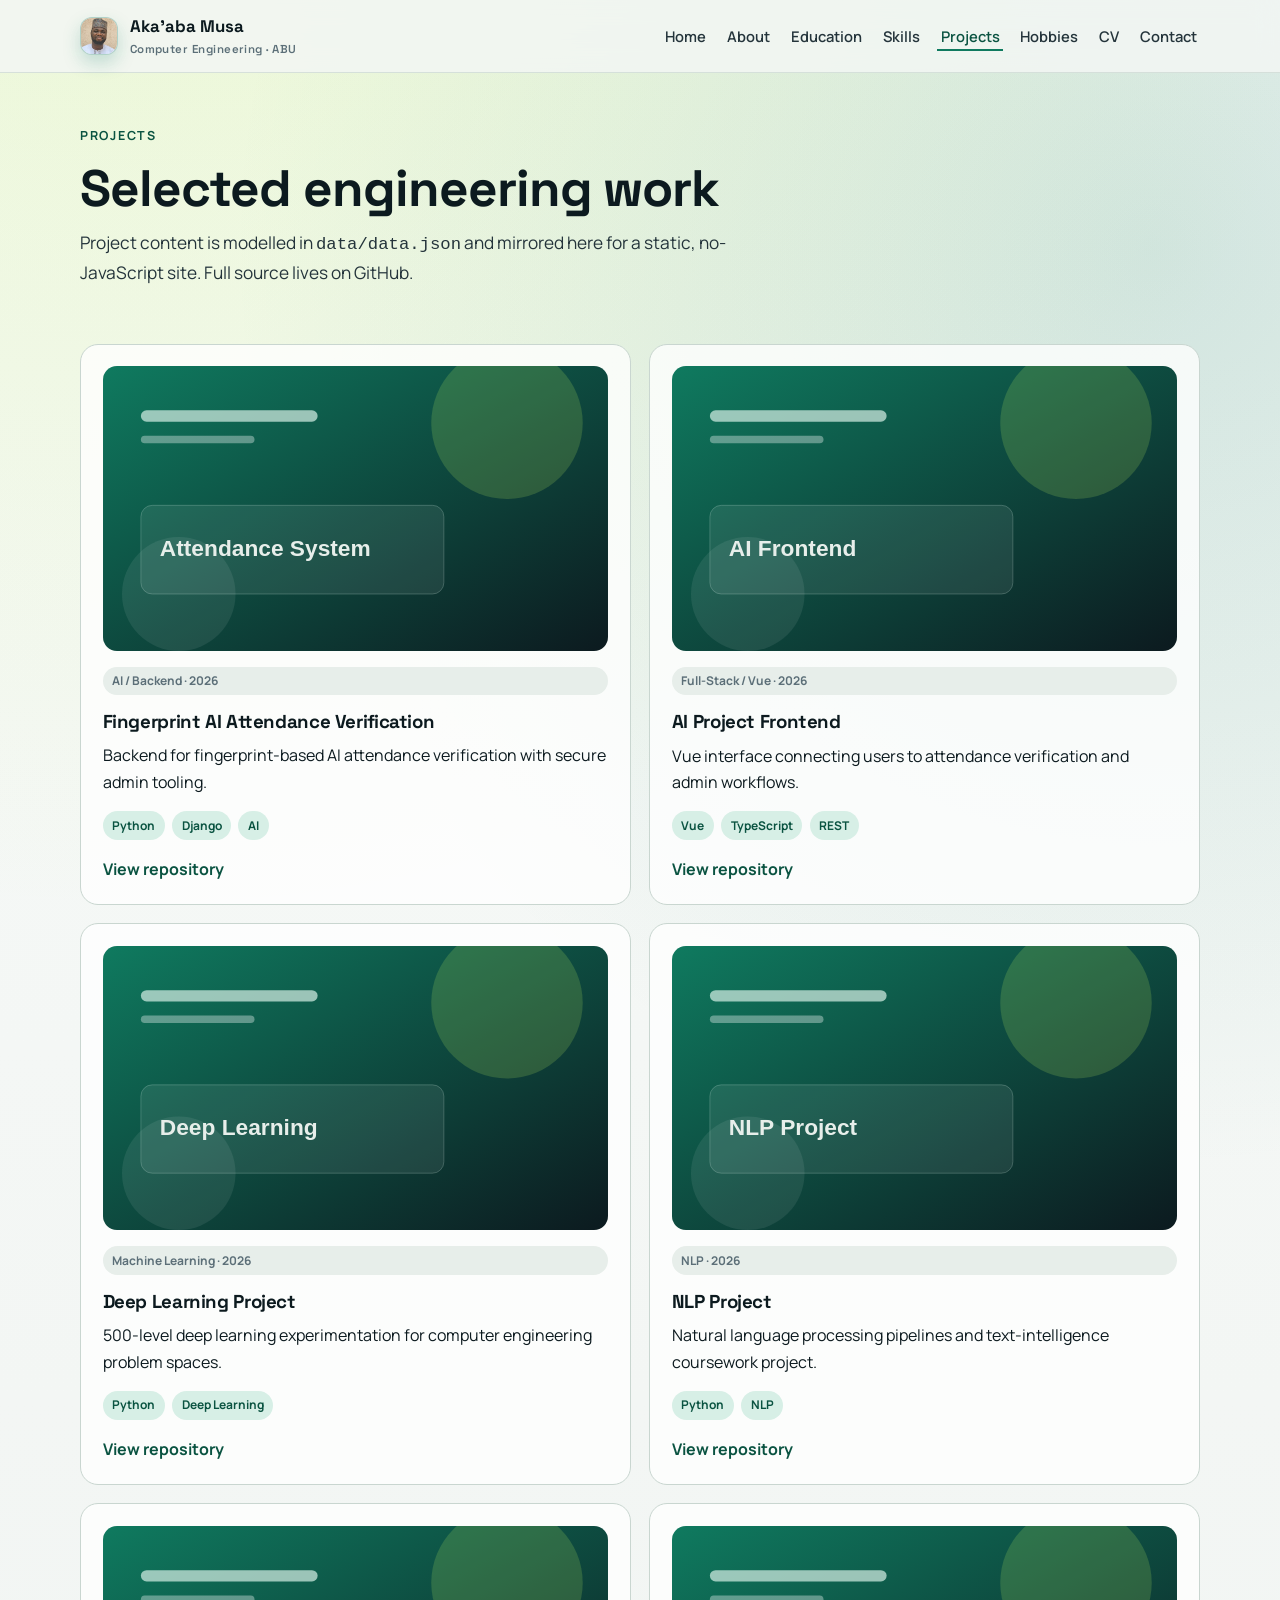
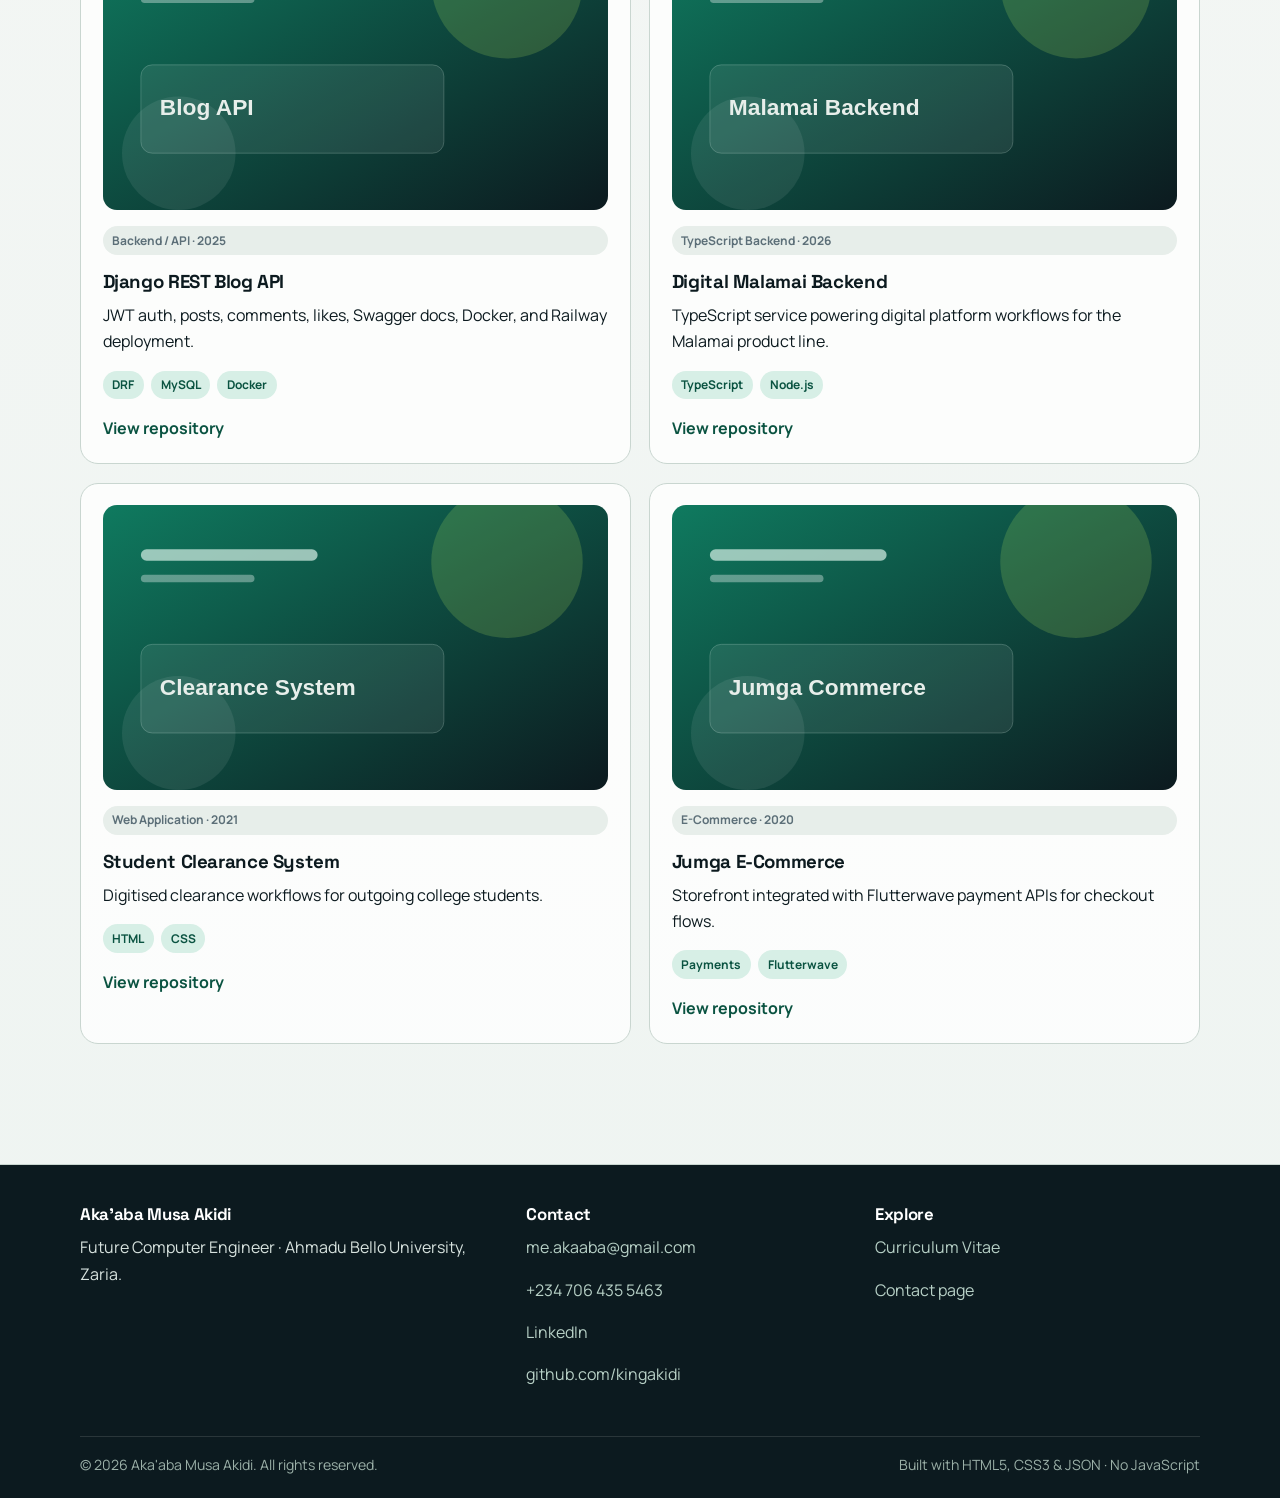
<file: projects.html>
<!DOCTYPE html>
<html lang="en">
<head>
  <meta charset="UTF-8">
  <meta name="viewport" content="width=device-width, initial-scale=1.0">
  <meta name="description" content="Projects by Aka'aba Musa Akidi — APIs, AI systems, and full-stack apps.">
  <title>Projects | Aka'aba Musa Akidi</title>
  <link rel="preconnect" href="https://fonts.googleapis.com">
  <link rel="preconnect" href="https://fonts.gstatic.com" crossorigin>
  <link href="https://fonts.googleapis.com/css2?family=Manrope:wght@400;500;600;700;800&family=Space+Grotesk:wght@500;600;700&display=swap" rel="stylesheet">
  <link rel="stylesheet" href="assets/css/styles.css">
  <script type="application/ld+json">
  {
    "@context": "https://schema.org",
    "@type": "CollectionPage",
    "name": "Projects by Aka'aba Musa Akidi",
    "about": "Software and AI projects",
    "author": {
      "@type": "Person",
      "name": "Aka'aba Musa Akidi",
      "url": "https://github.com/kingakidi"
    }
  }
  </script>
</head>
<body>
  <a class="skip-link" href="#main">Skip to content</a>
  <header class="site-header">
    <div class="container nav-bar">
      <a class="brand" href="index.html">
        <img class="brand-mark" src="assets/images/profile.jpg" alt="" width="38" height="38">
        <div>Aka'aba Musa<span>Computer Engineering · ABU</span></div>
      </a>
      <input class="nav-toggle" type="checkbox" id="nav-toggle" aria-label="Toggle navigation">
      <label class="nav-toggle-label" for="nav-toggle"><span></span></label>
      <nav class="site-nav" aria-label="Primary">
        <ul>
          <li><a href="index.html">Home</a></li>
          <li><a href="about.html">About</a></li>
          <li><a href="education.html">Education</a></li>
          <li><a href="skills.html">Skills</a></li>
          <li><a href="projects.html" aria-current="page">Projects</a></li>
          <li><a href="hobbies.html">Hobbies</a></li>
          <li><a href="cv.html">CV</a></li>
          <li><a href="contact.html">Contact</a></li>
        </ul>
      </nav>
    </div>
  </header>

  <main id="main">
    <section class="page-hero">
      <div class="container">
        <p class="eyebrow">Projects</p>
        <h1>Selected engineering work</h1>
        <p class="lede">
          Project content is modelled in <code>data/data.json</code> and mirrored here for a static, no-JavaScript site.
          Full source lives on <a href="https://github.com/kingakidi" rel="noopener">GitHub</a>.
        </p>
      </div>
    </section>

    <section class="section" style="padding-top: 1rem;">
      <div class="container project-grid">
        <article class="project-card">
          <figure><img src="assets/images/project-attendance.svg" alt=""></figure>
          <p class="tag tag-muted">AI / Backend · 2026</p>
          <h3>Fingerprint AI Attendance Verification</h3>
          <p>Backend for fingerprint-based AI attendance verification with secure admin tooling.</p>
          <p class="project-meta"><span class="tag">Python</span><span class="tag">Django</span><span class="tag">AI</span></p>
          <a class="project-link" href="https://github.com/kingakidi/500-ai-project-backend" rel="noopener">View repository</a>
        </article>

        <article class="project-card">
          <figure><img src="assets/images/project-ai-frontend.svg" alt=""></figure>
          <p class="tag tag-muted">Full-Stack / Vue · 2026</p>
          <h3>AI Project Frontend</h3>
          <p>Vue interface connecting users to attendance verification and admin workflows.</p>
          <p class="project-meta"><span class="tag">Vue</span><span class="tag">TypeScript</span><span class="tag">REST</span></p>
          <a class="project-link" href="https://github.com/kingakidi/500-ai-project-frontend" rel="noopener">View repository</a>
        </article>

        <article class="project-card">
          <figure><img src="assets/images/project-dl.svg" alt=""></figure>
          <p class="tag tag-muted">Machine Learning · 2026</p>
          <h3>Deep Learning Project</h3>
          <p>500-level deep learning experimentation for computer engineering problem spaces.</p>
          <p class="project-meta"><span class="tag">Python</span><span class="tag">Deep Learning</span></p>
          <a class="project-link" href="https://github.com/kingakidi/500-level-deep-learning-project" rel="noopener">View repository</a>
        </article>

        <article class="project-card">
          <figure><img src="assets/images/project-nlp.svg" alt=""></figure>
          <p class="tag tag-muted">NLP · 2026</p>
          <h3>NLP Project</h3>
          <p>Natural language processing pipelines and text-intelligence coursework project.</p>
          <p class="project-meta"><span class="tag">Python</span><span class="tag">NLP</span></p>
          <a class="project-link" href="https://github.com/kingakidi/500-level-nlp-project" rel="noopener">View repository</a>
        </article>

        <article class="project-card">
          <figure><img src="assets/images/project-blog.svg" alt=""></figure>
          <p class="tag tag-muted">Backend / API · 2025</p>
          <h3>Django REST Blog API</h3>
          <p>JWT auth, posts, comments, likes, Swagger docs, Docker, and Railway deployment.</p>
          <p class="project-meta"><span class="tag">DRF</span><span class="tag">MySQL</span><span class="tag">Docker</span></p>
          <a class="project-link" href="https://github.com/kingakidi/django-rest-blog-api" rel="noopener">View repository</a>
        </article>

        <article class="project-card">
          <figure><img src="assets/images/project-malamai.svg" alt=""></figure>
          <p class="tag tag-muted">TypeScript Backend · 2026</p>
          <h3>Digital Malamai Backend</h3>
          <p>TypeScript service powering digital platform workflows for the Malamai product line.</p>
          <p class="project-meta"><span class="tag">TypeScript</span><span class="tag">Node.js</span></p>
          <a class="project-link" href="https://github.com/kingakidi/digital-malamai-backend" rel="noopener">View repository</a>
        </article>

        <article class="project-card">
          <figure><img src="assets/images/project-clearance.svg" alt=""></figure>
          <p class="tag tag-muted">Web Application · 2021</p>
          <h3>Student Clearance System</h3>
          <p>Digitised clearance workflows for outgoing college students.</p>
          <p class="project-meta"><span class="tag">HTML</span><span class="tag">CSS</span></p>
          <a class="project-link" href="https://github.com/kingakidi/student-clearance-system" rel="noopener">View repository</a>
        </article>

        <article class="project-card">
          <figure><img src="assets/images/project-jumga.svg" alt=""></figure>
          <p class="tag tag-muted">E-Commerce · 2020</p>
          <h3>Jumga E-Commerce</h3>
          <p>Storefront integrated with Flutterwave payment APIs for checkout flows.</p>
          <p class="project-meta"><span class="tag">Payments</span><span class="tag">Flutterwave</span></p>
          <a class="project-link" href="https://github.com/kingakidi/jumga" rel="noopener">View repository</a>
        </article>
      </div>
    </section>
  </main>

  <footer class="site-footer">
    <div class="container footer-grid">
      <div>
        <h3>Aka'aba Musa Akidi</h3>
        <p>Future Computer Engineer · Ahmadu Bello University, Zaria.</p>
      </div>
      <div>
        <h3>Contact</h3>
        <p><a href="mailto:me.akaaba@gmail.com">me.akaaba@gmail.com</a></p>
        <p><a href="tel:+2347064355463">+234 706 435 5463</a></p>
        <p><a href="https://www.linkedin.com/in/akaabamusaakidi" rel="noopener">LinkedIn</a></p>
        <p><a href="https://github.com/kingakidi" rel="noopener">github.com/kingakidi</a></p>
      </div>
      <div>
        <h3>Explore</h3>
        <p><a href="cv.html">Curriculum Vitae</a></p>
        <p><a href="contact.html">Contact page</a></p>
      </div>
    </div>
    <div class="container footer-bottom">
      <span>&copy; 2026 Aka'aba Musa Akidi. All rights reserved.</span>
      <span>Built with HTML5, CSS3 &amp; JSON · No JavaScript</span>
    </div>
  </footer>
</body>
</html>
</file>
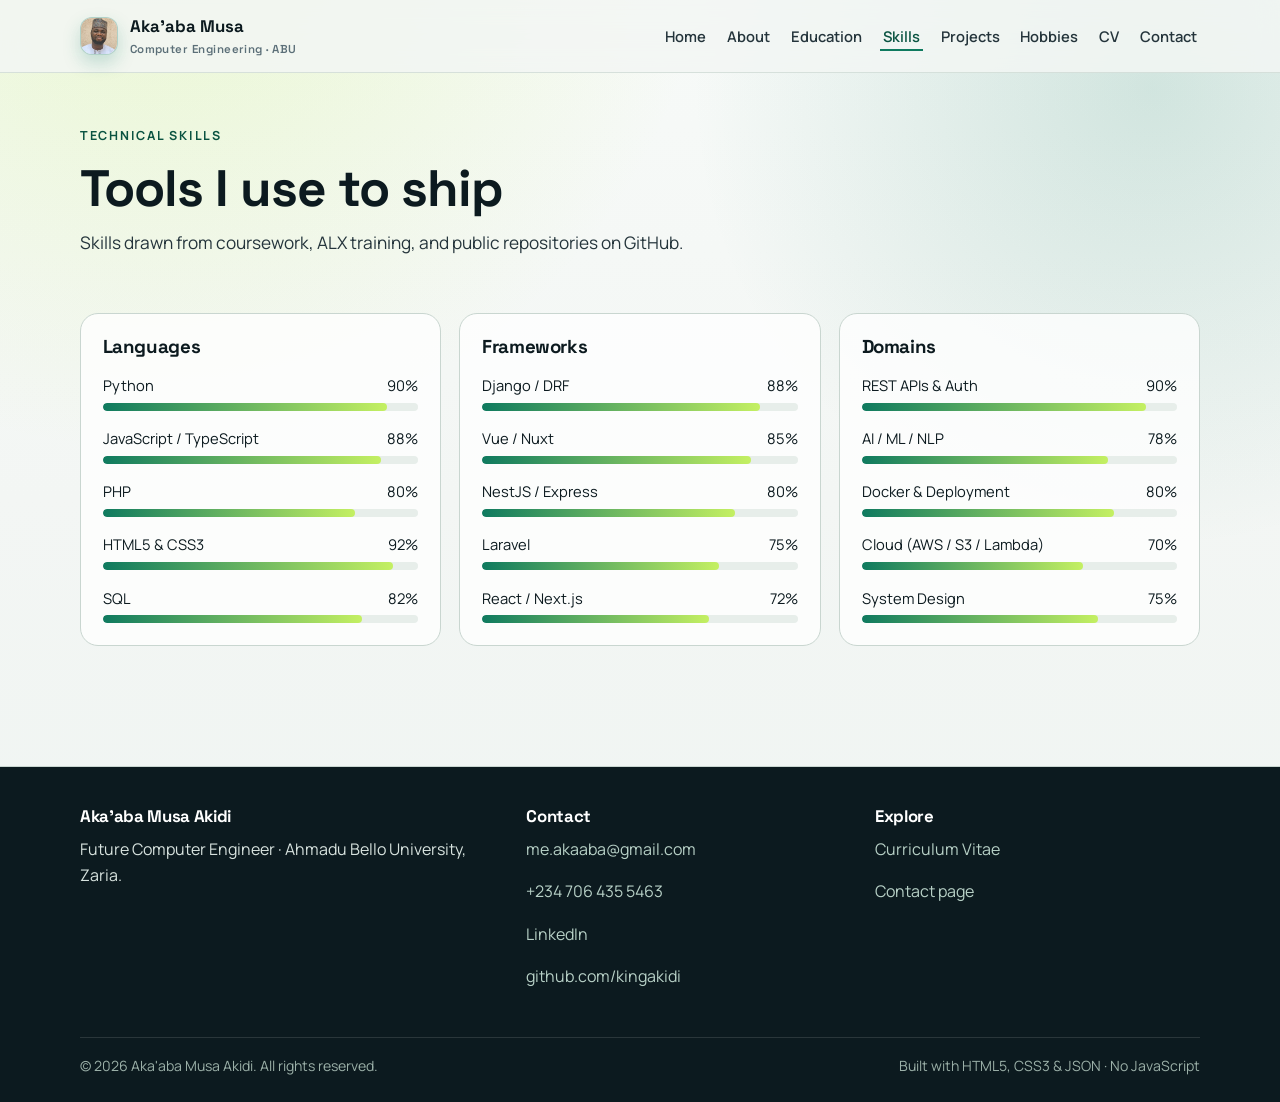
<file: skills.html>
<!DOCTYPE html>
<html lang="en">
<head>
  <meta charset="UTF-8">
  <meta name="viewport" content="width=device-width, initial-scale=1.0">
  <meta name="description" content="Technical skills of Aka'aba Musa Akidi.">
  <title>Technical Skills | Aka'aba Musa Akidi</title>
  <link rel="preconnect" href="https://fonts.googleapis.com">
  <link rel="preconnect" href="https://fonts.gstatic.com" crossorigin>
  <link href="https://fonts.googleapis.com/css2?family=Manrope:wght@400;500;600;700;800&family=Space+Grotesk:wght@500;600;700&display=swap" rel="stylesheet">
  <link rel="stylesheet" href="assets/css/styles.css">
  <script type="application/ld+json">
  {
    "@context": "https://schema.org",
    "@type": "ItemList",
    "name": "Technical Skills",
    "itemListElement": [
      {"@type": "ListItem", "position": 1, "name": "Python"},
      {"@type": "ListItem", "position": 2, "name": "Django REST Framework"},
      {"@type": "ListItem", "position": 3, "name": "Vue / Nuxt"},
      {"@type": "ListItem", "position": 4, "name": "TypeScript / NestJS"},
      {"@type": "ListItem", "position": 5, "name": "AI / NLP / Deep Learning"}
    ]
  }
  </script>
</head>
<body>
  <a class="skip-link" href="#main">Skip to content</a>
  <header class="site-header">
    <div class="container nav-bar">
      <a class="brand" href="index.html">
        <img class="brand-mark" src="assets/images/profile.jpg" alt="" width="38" height="38">
        <div>Aka'aba Musa<span>Computer Engineering · ABU</span></div>
      </a>
      <input class="nav-toggle" type="checkbox" id="nav-toggle" aria-label="Toggle navigation">
      <label class="nav-toggle-label" for="nav-toggle"><span></span></label>
      <nav class="site-nav" aria-label="Primary">
        <ul>
          <li><a href="index.html">Home</a></li>
          <li><a href="about.html">About</a></li>
          <li><a href="education.html">Education</a></li>
          <li><a href="skills.html" aria-current="page">Skills</a></li>
          <li><a href="projects.html">Projects</a></li>
          <li><a href="hobbies.html">Hobbies</a></li>
          <li><a href="cv.html">CV</a></li>
          <li><a href="contact.html">Contact</a></li>
        </ul>
      </nav>
    </div>
  </header>

  <main id="main">
    <section class="page-hero">
      <div class="container">
        <p class="eyebrow">Technical Skills</p>
        <h1>Tools I use to ship</h1>
        <p class="lede">Skills drawn from coursework, ALX training, and public repositories on GitHub.</p>
      </div>
    </section>

    <section class="section" style="padding-top: 1rem;">
      <div class="container skill-grid">
        <article class="skill-card">
          <h3>Languages</h3>
          <div class="skill-row">
            <div class="skill-top"><span>Python</span><span>90%</span></div>
            <div class="bar" aria-hidden="true"><span style="width:90%"></span></div>
          </div>
          <div class="skill-row">
            <div class="skill-top"><span>JavaScript / TypeScript</span><span>88%</span></div>
            <div class="bar" aria-hidden="true"><span style="width:88%"></span></div>
          </div>
          <div class="skill-row">
            <div class="skill-top"><span>PHP</span><span>80%</span></div>
            <div class="bar" aria-hidden="true"><span style="width:80%"></span></div>
          </div>
          <div class="skill-row">
            <div class="skill-top"><span>HTML5 &amp; CSS3</span><span>92%</span></div>
            <div class="bar" aria-hidden="true"><span style="width:92%"></span></div>
          </div>
          <div class="skill-row">
            <div class="skill-top"><span>SQL</span><span>82%</span></div>
            <div class="bar" aria-hidden="true"><span style="width:82%"></span></div>
          </div>
        </article>

        <article class="skill-card">
          <h3>Frameworks</h3>
          <div class="skill-row">
            <div class="skill-top"><span>Django / DRF</span><span>88%</span></div>
            <div class="bar" aria-hidden="true"><span style="width:88%"></span></div>
          </div>
          <div class="skill-row">
            <div class="skill-top"><span>Vue / Nuxt</span><span>85%</span></div>
            <div class="bar" aria-hidden="true"><span style="width:85%"></span></div>
          </div>
          <div class="skill-row">
            <div class="skill-top"><span>NestJS / Express</span><span>80%</span></div>
            <div class="bar" aria-hidden="true"><span style="width:80%"></span></div>
          </div>
          <div class="skill-row">
            <div class="skill-top"><span>Laravel</span><span>75%</span></div>
            <div class="bar" aria-hidden="true"><span style="width:75%"></span></div>
          </div>
          <div class="skill-row">
            <div class="skill-top"><span>React / Next.js</span><span>72%</span></div>
            <div class="bar" aria-hidden="true"><span style="width:72%"></span></div>
          </div>
        </article>

        <article class="skill-card">
          <h3>Domains</h3>
          <div class="skill-row">
            <div class="skill-top"><span>REST APIs &amp; Auth</span><span>90%</span></div>
            <div class="bar" aria-hidden="true"><span style="width:90%"></span></div>
          </div>
          <div class="skill-row">
            <div class="skill-top"><span>AI / ML / NLP</span><span>78%</span></div>
            <div class="bar" aria-hidden="true"><span style="width:78%"></span></div>
          </div>
          <div class="skill-row">
            <div class="skill-top"><span>Docker &amp; Deployment</span><span>80%</span></div>
            <div class="bar" aria-hidden="true"><span style="width:80%"></span></div>
          </div>
          <div class="skill-row">
            <div class="skill-top"><span>Cloud (AWS / S3 / Lambda)</span><span>70%</span></div>
            <div class="bar" aria-hidden="true"><span style="width:70%"></span></div>
          </div>
          <div class="skill-row">
            <div class="skill-top"><span>System Design</span><span>75%</span></div>
            <div class="bar" aria-hidden="true"><span style="width:75%"></span></div>
          </div>
        </article>
      </div>
    </section>
  </main>

  <footer class="site-footer">
    <div class="container footer-grid">
      <div>
        <h3>Aka'aba Musa Akidi</h3>
        <p>Future Computer Engineer · Ahmadu Bello University, Zaria.</p>
      </div>
      <div>
        <h3>Contact</h3>
        <p><a href="mailto:me.akaaba@gmail.com">me.akaaba@gmail.com</a></p>
        <p><a href="tel:+2347064355463">+234 706 435 5463</a></p>
        <p><a href="https://www.linkedin.com/in/akaabamusaakidi" rel="noopener">LinkedIn</a></p>
        <p><a href="https://github.com/kingakidi" rel="noopener">github.com/kingakidi</a></p>
      </div>
      <div>
        <h3>Explore</h3>
        <p><a href="cv.html">Curriculum Vitae</a></p>
        <p><a href="contact.html">Contact page</a></p>
      </div>
    </div>
    <div class="container footer-bottom">
      <span>&copy; 2026 Aka'aba Musa Akidi. All rights reserved.</span>
      <span>Built with HTML5, CSS3 &amp; JSON · No JavaScript</span>
    </div>
  </footer>
</body>
</html>
</file>
<file: assets/css/styles.css>
/* =========================================================
   Aka'aba Musa Akidi — Portfolio
   Pure CSS3 · Flexbox/Grid · Mobile-first · No JavaScript
   ========================================================= */

:root {
  --ink: #0c1a1f;
  --ink-soft: #24343b;
  --muted: #5c6f78;
  --paper: #f3f6f4;
  --paper-2: #e7eeea;
  --line: #c9d6d0;
  --accent: #0f7a5f;
  --accent-deep: #0a5341;
  --accent-soft: #d7efe6;
  --highlight: #c4f062;
  --white: #ffffff;
  --shadow: 0 18px 40px rgba(12, 26, 31, 0.08);
  --radius: 18px;
  --max: 1120px;
  --nav-h: 72px;
  --font-display: "Space Grotesk", "Trebuchet MS", sans-serif;
  --font-body: "Manrope", "Segoe UI", sans-serif;
}

*,
*::before,
*::after {
  box-sizing: border-box;
}

html {
  scroll-behavior: smooth;
}

body {
  margin: 0;
  font-family: var(--font-body);
  color: var(--ink);
  background:
    radial-gradient(circle at 12% -10%, rgba(196, 240, 98, 0.28), transparent 34%),
    radial-gradient(circle at 90% 8%, rgba(15, 122, 95, 0.16), transparent 30%),
    linear-gradient(180deg, #f7faf8 0%, var(--paper) 45%, #eef4f1 100%);
  line-height: 1.65;
  min-height: 100vh;
}

img {
  max-width: 100%;
  display: block;
}

a {
  color: inherit;
  text-decoration: none;
}

ul {
  margin: 0;
  padding: 0;
  list-style: none;
}

h1, h2, h3, h4 {
  font-family: var(--font-display);
  line-height: 1.15;
  margin: 0 0 0.6rem;
  letter-spacing: -0.02em;
}

p {
  margin: 0 0 1rem;
}

.container {
  width: min(100% - 2rem, var(--max));
  margin-inline: auto;
}

/* ---------- Skip / utility ---------- */
.skip-link {
  position: absolute;
  left: -999px;
  top: 0;
  background: var(--ink);
  color: var(--white);
  padding: 0.75rem 1rem;
  z-index: 1000;
}

.skip-link:focus {
  left: 1rem;
  top: 1rem;
}

.eyebrow {
  display: inline-block;
  font-size: 0.78rem;
  font-weight: 700;
  letter-spacing: 0.14em;
  text-transform: uppercase;
  color: var(--accent-deep);
  margin-bottom: 0.85rem;
}

.lede {
  font-size: 1.08rem;
  color: var(--ink-soft);
  max-width: 42rem;
}

.section {
  padding: 4.5rem 0;
}

.section-head {
  margin-bottom: 2rem;
}

.section-head h2 {
  font-size: clamp(1.8rem, 3vw, 2.5rem);
}

/* ---------- Header / Nav ---------- */
.site-header {
  position: sticky;
  top: 0;
  z-index: 100;
  backdrop-filter: blur(14px);
  background: rgba(243, 246, 244, 0.86);
  border-bottom: 1px solid rgba(201, 214, 208, 0.7);
}

.nav-bar {
  min-height: var(--nav-h);
  display: flex;
  align-items: center;
  justify-content: space-between;
  gap: 1rem;
}

.brand {
  display: flex;
  align-items: center;
  gap: 0.75rem;
  font-family: var(--font-display);
  font-weight: 700;
  font-size: 1.05rem;
}

.brand-mark {
  width: 2.35rem;
  height: 2.35rem;
  border-radius: 12px;
  display: block;
  object-fit: cover;
  object-position: center top;
  background: var(--paper-2);
  box-shadow: 0 8px 18px rgba(15, 122, 95, 0.22);
  border: 1px solid rgba(15, 122, 95, 0.25);
}

.brand span {
  display: block;
  font-size: 0.72rem;
  font-weight: 600;
  color: var(--muted);
  letter-spacing: 0.04em;
}

.nav-toggle {
  display: none;
}

.nav-toggle-label {
  display: none;
  width: 2.6rem;
  height: 2.6rem;
  border: 1px solid var(--line);
  border-radius: 12px;
  align-items: center;
  justify-content: center;
  cursor: pointer;
  background: var(--white);
}

.nav-toggle-label span,
.nav-toggle-label span::before,
.nav-toggle-label span::after {
  display: block;
  width: 1.1rem;
  height: 2px;
  background: var(--ink);
  position: relative;
  transition: 0.2s ease;
}

.nav-toggle-label span::before,
.nav-toggle-label span::after {
  content: "";
  position: absolute;
  left: 0;
}

.nav-toggle-label span::before { top: -6px; }
.nav-toggle-label span::after { top: 6px; }

.site-nav ul {
  display: flex;
  flex-wrap: wrap;
  gap: 0.35rem 0.9rem;
  align-items: center;
}

.site-nav a {
  font-size: 0.92rem;
  font-weight: 600;
  color: var(--ink-soft);
  padding: 0.35rem 0.2rem;
  position: relative;
}

.site-nav a::after {
  content: "";
  position: absolute;
  left: 0;
  bottom: 0;
  width: 0;
  height: 2px;
  background: var(--accent);
  transition: width 0.2s ease;
}

.site-nav a:hover,
.site-nav a:focus,
.site-nav a[aria-current="page"] {
  color: var(--accent-deep);
}

.site-nav a:hover::after,
.site-nav a:focus::after,
.site-nav a[aria-current="page"]::after {
  width: 100%;
}

/* ---------- Buttons ---------- */
.btn-row {
  display: flex;
  flex-wrap: wrap;
  gap: 0.85rem;
  margin-top: 1.6rem;
}

.btn {
  display: inline-flex;
  align-items: center;
  justify-content: center;
  gap: 0.45rem;
  padding: 0.85rem 1.35rem;
  border-radius: 999px;
  font-weight: 700;
  font-size: 0.95rem;
  border: 1.5px solid transparent;
  transition: transform 0.18s ease, background 0.18s ease, box-shadow 0.18s ease;
}

.btn:hover,
.btn:focus {
  transform: translateY(-2px);
}

.btn-primary {
  background: var(--ink);
  color: var(--white);
  box-shadow: 0 10px 24px rgba(12, 26, 31, 0.18);
}

.btn-primary:hover,
.btn-primary:focus {
  background: var(--accent-deep);
}

.btn-secondary {
  background: transparent;
  border-color: var(--ink);
  color: var(--ink);
}

.btn-secondary:hover,
.btn-secondary:focus {
  background: var(--accent-soft);
  border-color: var(--accent);
}

/* ---------- Hero ---------- */
.hero {
  padding: 3.5rem 0 4rem;
  position: relative;
  overflow: hidden;
}

.hero-grid {
  display: grid;
  grid-template-columns: 1.15fr 0.85fr;
  gap: 2.5rem;
  align-items: center;
}

.hero-copy h1 {
  font-size: clamp(2.6rem, 6vw, 4.4rem);
  max-width: 12ch;
  margin-bottom: 1rem;
}

.hero-copy .lede {
  font-size: 1.12rem;
}

.hero-meta {
  display: flex;
  flex-wrap: wrap;
  gap: 0.7rem;
  margin-top: 1.8rem;
}

.meta-chip {
  background: var(--white);
  border: 1px solid var(--line);
  border-radius: 999px;
  padding: 0.45rem 0.9rem;
  font-size: 0.84rem;
  font-weight: 650;
  color: var(--ink-soft);
}

.hero-visual {
  display: flex;
  flex-direction: column;
  gap: 0.9rem;
  min-height: 0;
  background: none;
  box-shadow: none;
  isolation: auto;
  overflow: visible;
}

.hero-visual::before {
  display: none;
}

.hero-photo-wrap {
  position: relative;
  border-radius: 28px;
  overflow: hidden;
  height: 420px;
  aspect-ratio: auto;
  background: var(--paper-2);
  box-shadow: var(--shadow);
}

.hero-photo {
  position: static;
  width: 100%;
  height: 100%;
  object-fit: cover;
  object-position: center top;
  opacity: 1;
  z-index: 0;
}

.hero-panel {
  position: static;
  left: auto;
  right: auto;
  bottom: auto;
  z-index: auto;
  background: rgba(255, 255, 255, 0.9);
  border: 1px solid var(--line);
  border-radius: 16px;
  padding: 0.9rem 1rem;
  backdrop-filter: none;
  box-shadow: none;
}

.hero-panel strong {
  display: block;
  font-family: var(--font-display);
  font-size: 1.15rem;
  margin-bottom: 0.2rem;
}

.hero-panel p {
  margin: 0;
  color: var(--muted);
  font-size: 0.92rem;
}

.stat-strip {
  display: grid;
  grid-template-columns: repeat(3, 1fr);
  gap: 1rem;
  margin-top: -1.5rem;
  position: relative;
  z-index: 2;
}

.stat {
  background: var(--white);
  border: 1px solid var(--line);
  border-radius: var(--radius);
  padding: 1.2rem 1.1rem;
  box-shadow: var(--shadow);
}

.stat b {
  display: block;
  font-family: var(--font-display);
  font-size: 1.55rem;
  color: var(--accent-deep);
  margin-bottom: 0.2rem;
}

.stat span {
  color: var(--muted);
  font-size: 0.9rem;
}

/* ---------- Cards / grids ---------- */
.feature-grid,
.project-grid,
.hobby-grid,
.skill-grid,
.edu-list,
.contact-grid,
.cv-grid {
  display: grid;
  gap: 1.15rem;
}

.feature-grid {
  grid-template-columns: repeat(3, 1fr);
}

.feature-card,
.project-card,
.hobby-card,
.skill-card,
.edu-item,
.info-card,
.cv-block {
  background: rgba(255, 255, 255, 0.78);
  border: 1px solid var(--line);
  border-radius: var(--radius);
  padding: 1.35rem;
  transition: transform 0.18s ease, border-color 0.18s ease, box-shadow 0.18s ease;
}

.feature-card:hover,
.project-card:hover,
.hobby-card:hover,
.skill-card:hover,
.edu-item:hover,
.info-card:hover,
.cv-block:hover {
  transform: translateY(-4px);
  border-color: #9fc7b8;
  box-shadow: var(--shadow);
}

.feature-index {
  font-family: var(--font-display);
  font-size: 0.85rem;
  font-weight: 700;
  color: var(--accent);
  margin-bottom: 0.7rem;
}

.project-grid {
  grid-template-columns: repeat(2, 1fr);
}

.project-card figure {
  margin: 0 0 1rem;
  border-radius: 14px;
  overflow: hidden;
  background: var(--paper-2);
  aspect-ratio: 16 / 9;
}

.project-card img {
  width: 100%;
  height: 100%;
  object-fit: cover;
}

.project-meta {
  display: flex;
  flex-wrap: wrap;
  gap: 0.45rem;
  margin: 0.8rem 0 1rem;
}

.tag {
  font-size: 0.75rem;
  font-weight: 700;
  padding: 0.28rem 0.6rem;
  border-radius: 999px;
  background: var(--accent-soft);
  color: var(--accent-deep);
}

.tag-muted {
  background: var(--paper-2);
  color: var(--muted);
}

.project-link {
  font-weight: 700;
  color: var(--accent-deep);
}

.project-link:hover,
.project-link:focus {
  text-decoration: underline;
}

/* Skills */
.skill-grid {
  grid-template-columns: repeat(3, 1fr);
}

.skill-card h3 {
  margin-bottom: 1rem;
}

.skill-row {
  margin-bottom: 0.95rem;
}

.skill-row:last-child {
  margin-bottom: 0;
}

.skill-top {
  display: flex;
  justify-content: space-between;
  gap: 1rem;
  font-size: 0.92rem;
  margin-bottom: 0.35rem;
}

.bar {
  height: 8px;
  background: var(--paper-2);
  border-radius: 999px;
  overflow: hidden;
}

.bar > span {
  display: block;
  height: 100%;
  background: linear-gradient(90deg, var(--accent), var(--highlight));
  border-radius: inherit;
}

/* Education */
.edu-list {
  grid-template-columns: 1fr;
}

.edu-item {
  display: grid;
  grid-template-columns: 8rem 1fr;
  gap: 1.2rem;
  align-items: start;
}

.edu-years {
  font-family: var(--font-display);
  font-weight: 700;
  color: var(--accent-deep);
}

/* Hobbies */
.hobby-grid {
  grid-template-columns: repeat(2, 1fr);
}

/* Page hero (inner pages) */
.page-hero {
  padding: 3rem 0 1.5rem;
}

.page-hero h1 {
  font-size: clamp(2rem, 4.5vw, 3.2rem);
}

/* About */
.about-layout {
  display: grid;
  grid-template-columns: 0.9fr 1.1fr;
  gap: 2rem;
  align-items: start;
}

.portrait {
  border-radius: 24px;
  overflow: hidden;
  border: 1px solid var(--line);
  background: var(--ink);
  box-shadow: var(--shadow);
}

.portrait img {
  width: 100%;
  aspect-ratio: 1 / 1.05;
  object-fit: cover;
  object-position: center top;
  opacity: 1;
}

.about-points li {
  position: relative;
  padding-left: 1.2rem;
  margin-bottom: 0.7rem;
  color: var(--ink-soft);
}

.about-points li::before {
  content: "";
  position: absolute;
  left: 0;
  top: 0.55rem;
  width: 0.45rem;
  height: 0.45rem;
  border-radius: 50%;
  background: var(--accent);
}

/* Contact */
.contact-grid {
  grid-template-columns: 1.1fr 0.9fr;
}

.contact-list li {
  margin-bottom: 0.9rem;
}

.contact-list a {
  color: var(--accent-deep);
  font-weight: 700;
}

.contact-list a:hover,
.contact-list a:focus {
  text-decoration: underline;
}

.form-like {
  display: grid;
  gap: 0.9rem;
}

.field {
  display: grid;
  gap: 0.35rem;
}

.field label {
  font-size: 0.88rem;
  font-weight: 700;
}

.field input,
.field textarea {
  width: 100%;
  border: 1px solid var(--line);
  border-radius: 12px;
  padding: 0.8rem 0.95rem;
  font: inherit;
  background: var(--white);
  color: var(--ink);
}

.field input:focus,
.field textarea:focus {
  outline: 2px solid var(--accent-soft);
  border-color: var(--accent);
}

.field textarea {
  min-height: 140px;
  resize: vertical;
}

.form-note {
  font-size: 0.86rem;
  color: var(--muted);
  margin: 0;
}

/* CSS-only accordion (CV extras) */
.accordion {
  border: 1px solid var(--line);
  border-radius: var(--radius);
  background: var(--white);
  overflow: hidden;
}

.accordion-item + .accordion-item {
  border-top: 1px solid var(--line);
}

.accordion-item > a {
  display: flex;
  justify-content: space-between;
  align-items: center;
  padding: 1rem 1.15rem;
  font-weight: 700;
  font-family: var(--font-display);
}

.accordion-item > a:hover,
.accordion-item > a:focus {
  background: var(--accent-soft);
}

.accordion-panel {
  max-height: 0;
  overflow: hidden;
  transition: max-height 0.35s ease, padding 0.35s ease;
  padding: 0 1.15rem;
  color: var(--ink-soft);
}

.accordion-item:target .accordion-panel {
  max-height: 220px;
  padding: 0 1.15rem 1.1rem;
}

/* CV */
.cv-grid {
  grid-template-columns: 1fr 1fr;
}

.cv-block h3 {
  margin-bottom: 0.8rem;
}

.cv-block li {
  margin-bottom: 0.55rem;
  padding-left: 0.9rem;
  position: relative;
  color: var(--ink-soft);
}

.cv-block li::before {
  content: "–";
  position: absolute;
  left: 0;
  color: var(--accent);
}

.print-actions {
  margin-top: 1.5rem;
}

@media print {
  .site-header,
  .site-footer,
  .print-actions,
  .nav-toggle-label {
    display: none !important;
  }

  body {
    background: white;
  }

  .cv-block,
  .feature-card,
  .edu-item {
    box-shadow: none;
    break-inside: avoid;
  }
}

/* ---------- Footer ---------- */
.site-footer {
  margin-top: 3rem;
  border-top: 1px solid var(--line);
  background: var(--ink);
  color: #d7e2de;
  padding: 2.5rem 0 1.5rem;
}

.footer-grid {
  display: grid;
  grid-template-columns: 1.3fr 1fr 1fr;
  gap: 1.5rem;
  margin-bottom: 2rem;
}

.site-footer h3 {
  color: var(--white);
  font-size: 1.05rem;
}

.site-footer a {
  color: #b7d0c6;
}

.site-footer a:hover,
.site-footer a:focus {
  color: var(--highlight);
}

.footer-bottom {
  border-top: 1px solid rgba(255, 255, 255, 0.12);
  padding-top: 1rem;
  font-size: 0.88rem;
  color: #9bb0a8;
  display: flex;
  flex-wrap: wrap;
  justify-content: space-between;
  gap: 0.6rem;
}

/* ---------- Responsive ---------- */
@media (max-width: 920px) {
  .hero-grid,
  .about-layout,
  .contact-grid,
  .skill-grid,
  .feature-grid,
  .cv-grid {
    grid-template-columns: 1fr;
  }

  .project-grid,
  .hobby-grid,
  .stat-strip,
  .footer-grid {
    grid-template-columns: 1fr 1fr;
  }

  .hero-photo-wrap {
    height: 360px;
    max-height: none;
  }

  .edu-item {
    grid-template-columns: 1fr;
  }
}

@media (max-width: 760px) {
  .nav-toggle-label {
    display: inline-flex;
  }

  .site-nav {
    position: absolute;
    left: 1rem;
    right: 1rem;
    top: calc(var(--nav-h) + 0.4rem);
    background: var(--white);
    border: 1px solid var(--line);
    border-radius: 16px;
    padding: 0.8rem;
    box-shadow: var(--shadow);
    display: none;
  }

  .nav-toggle:checked ~ .site-nav {
    display: block;
  }

  .nav-toggle:checked + .nav-toggle-label span {
    background: transparent;
  }

  .nav-toggle:checked + .nav-toggle-label span::before {
    top: 0;
    transform: rotate(45deg);
  }

  .nav-toggle:checked + .nav-toggle-label span::after {
    top: 0;
    transform: rotate(-45deg);
  }

  .site-nav ul {
    flex-direction: column;
    align-items: stretch;
    gap: 0.2rem;
  }

  .site-nav a {
    display: block;
    padding: 0.7rem 0.6rem;
    border-radius: 10px;
  }

  .site-nav a:hover,
  .site-nav a:focus,
  .site-nav a[aria-current="page"] {
    background: var(--accent-soft);
  }

  .project-grid,
  .hobby-grid,
  .stat-strip,
  .footer-grid {
    grid-template-columns: 1fr;
  }

  .hero {
    padding-top: 2rem;
  }

  .hero-copy h1 {
    max-width: none;
  }
}
</file>
